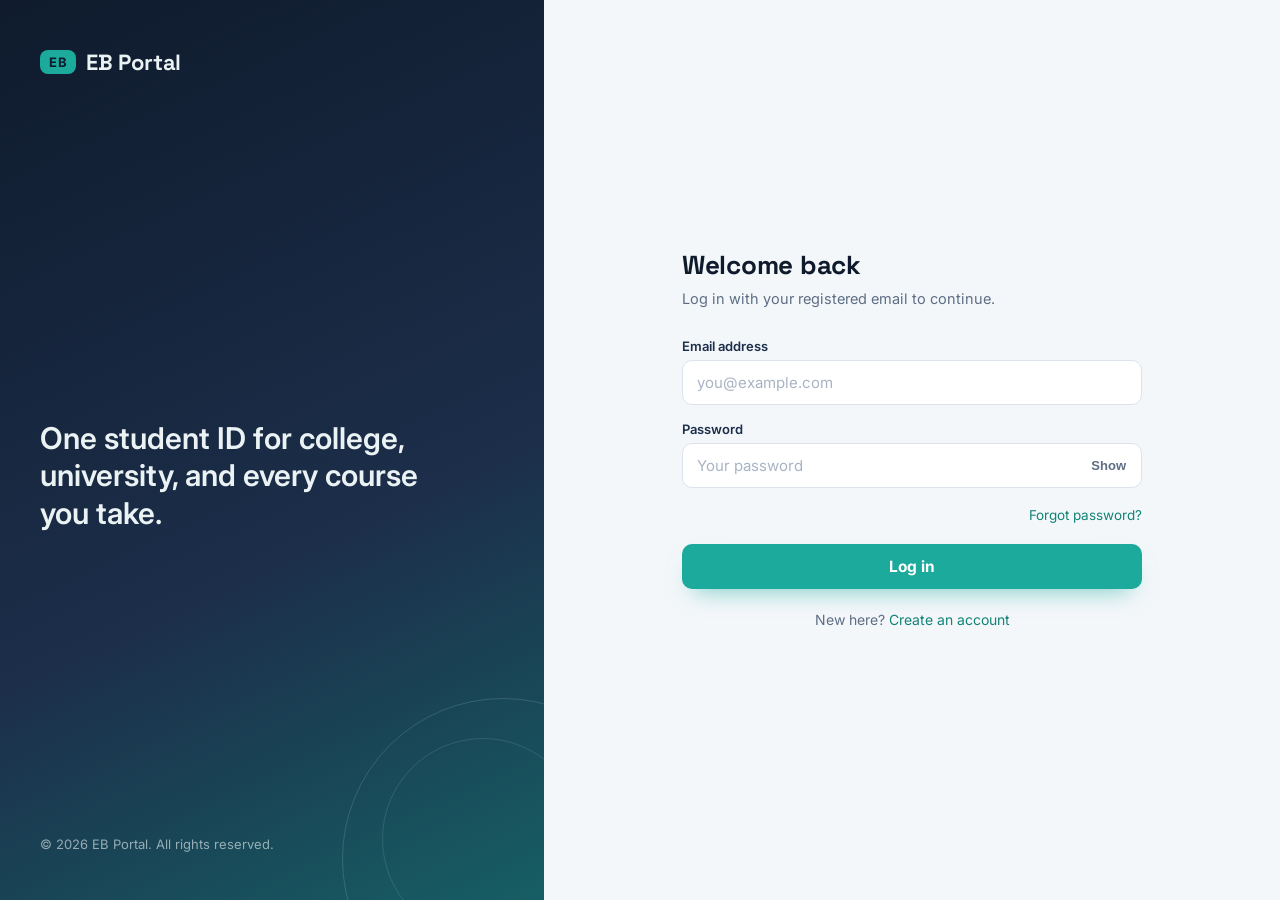
<file: index.html>
<!DOCTYPE html>
<html lang="en">
<head>
<meta charset="UTF-8">
<meta name="viewport" content="width=device-width, initial-scale=1.0">
<title>Log In — EB Portal</title>
<link rel="preconnect" href="https://fonts.googleapis.com">
<link href="https://fonts.googleapis.com/css2?family=Space+Grotesk:wght@500;700&family=Inter:wght@400;500;600;700&display=swap" rel="stylesheet">
<link rel="stylesheet" href="css/style.css">
<script src="js/theme.js"></script>
</head>
<body>

<div class="shell">
  <aside class="brand-panel">
    <div class="brand-mark"><span class="id-chip">EB</span> <span class="brand-word">EB Portal</span></div>
    <div class="brand-tagline">One student ID for college, university, and every course you take.</div>
    <div class="brand-foot">&copy; 2026 EB Portal. All rights reserved.</div>
  </aside>

  <main class="form-panel">
    <div class="form-card">
      <div class="mobile-brand"><span class="id-chip">EB</span> EB Portal</div>
      <h1 class="card-title">Welcome back</h1>
      <p class="card-sub">Log in with your registered email to continue.</p>

      <div id="alertBox" class="alert"></div>

      <form id="loginForm" novalidate>
        <div class="field-row">
          <div>
            <label for="email">Email address</label>
            <input type="email" id="email" placeholder="you@example.com" required autocomplete="email">
          </div>
        </div>

        <div class="field-row">
          <div>
            <label for="password">Password</label>
            <div class="pw-wrap">
              <input type="password" id="password" placeholder="Your password" required autocomplete="current-password">
              <button type="button" class="pw-toggle" id="togglePw">Show</button>
            </div>
          </div>
        </div>

        <div style="text-align:right; margin-bottom:20px;">
          <a href="forgot-password.html" style="font-size:13.5px;">Forgot password?</a>
        </div>

        <button type="submit" class="btn btn-primary" id="loginBtn">Log in</button>
      </form>

      <div class="form-foot">
        New here? <a href="register.html">Create an account</a>
      </div>
    </div>
  </main>
</div>

<script src="js/config.js"></script>
<script src="js/api.js"></script>
<script>
  if (Auth.isLoggedIn()) {
    window.location.href = "home.html";
  }

  const form = document.getElementById("loginForm");
  const alertBox = document.getElementById("alertBox");
  const loginBtn = document.getElementById("loginBtn");

  document.getElementById("togglePw").addEventListener("click", () => {
    const pw = document.getElementById("password");
    const btn = document.getElementById("togglePw");
    if (pw.type === "password") {
      pw.type = "text";
      btn.textContent = "Hide";
    } else {
      pw.type = "password";
      btn.textContent = "Show";
    }
  });

  form.addEventListener("submit", async (e) => {
    e.preventDefault();
    hideAlert(alertBox);

    const email = document.getElementById("email").value.trim();
    const password = document.getElementById("password").value;

    if (!email || !password) {
      showAlert(alertBox, "Please enter your email and password.");
      return;
    }

    setLoading(loginBtn, true, "Logging in...");
    const res = await apiRequest("/api/login", { method: "POST", body: { email, password } });
    setLoading(loginBtn, false);

    if (!res.success) {
      showAlert(alertBox, res.message || "Login failed.");
      if (res.needs_verification) {
        Auth.setPendingEmail(email);
        setTimeout(() => { window.location.href = "verify-otp.html"; }, 1200);
      }
      return;
    }

    Auth.setToken(res.token);
    localStorage.setItem("eb_user", JSON.stringify(res.user));
    window.location.href = "home.html";
  });
</script>
</body>
</html>
</file>
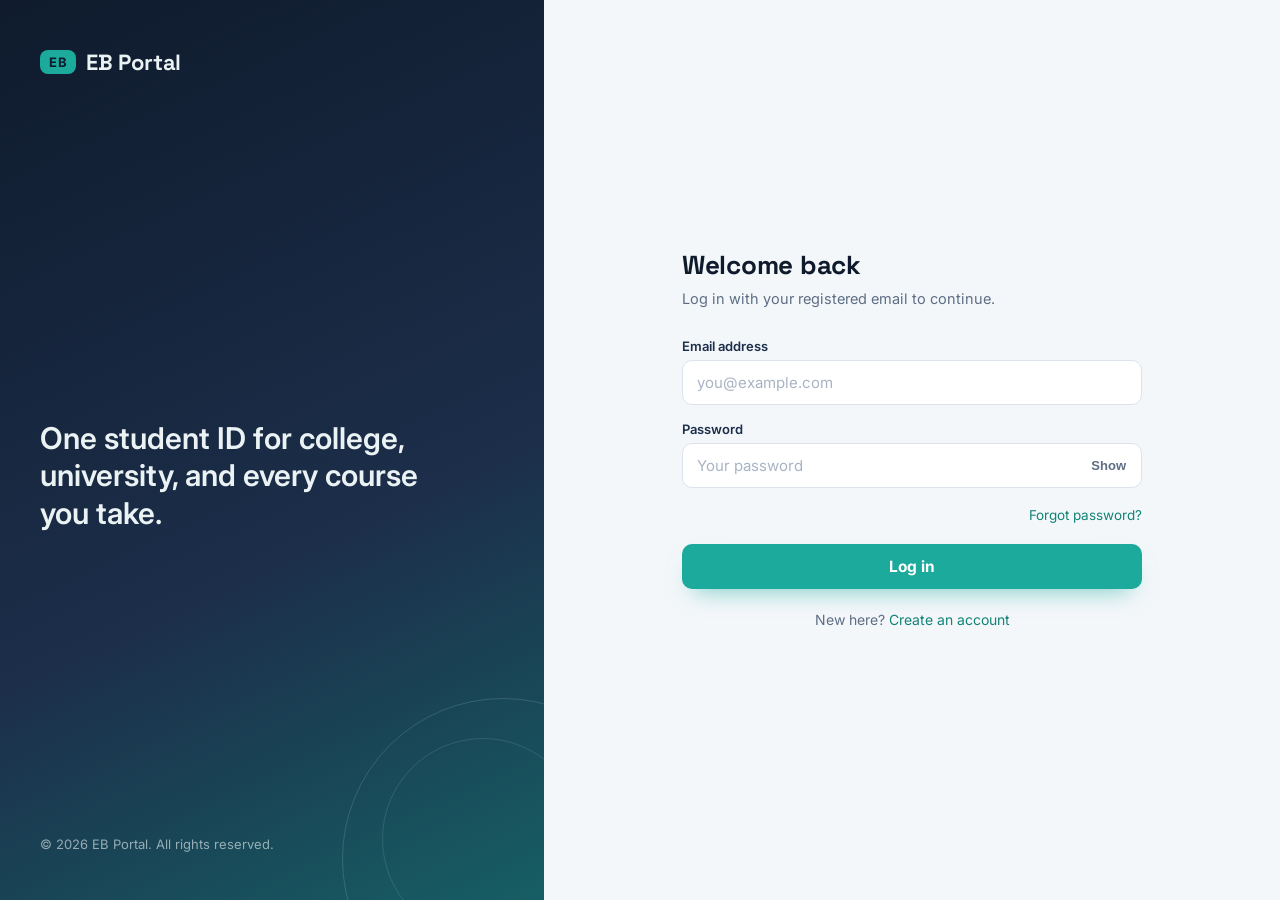
<file: batch-detail.html>
<!DOCTYPE html>
<html lang="en">
<head>
<meta charset="UTF-8">
<meta name="viewport" content="width=device-width, initial-scale=1.0">
<title>Batch — EB Portal</title>
<link rel="preconnect" href="https://fonts.googleapis.com">
<link href="https://fonts.googleapis.com/css2?family=Space+Grotesk:wght@500;700&family=Inter:wght@400;500;600;700&display=swap" rel="stylesheet">
<link rel="stylesheet" href="css/style.css">
<script src="js/theme.js"></script>
<script src="https://checkout.razorpay.com/v1/checkout.js"></script>
</head>
<body>

<div class="topbar" style="display:flex; justify-content:space-between;">
  <div class="brand-mark"><span class="id-chip">EB</span> <span class="brand-word">EB Portal</span></div>
  <div class="header-right">
    <a href="home.html" style="color:#EAF2F4; font-size:14px;">&larr; Back to home</a>
  </div>
</div>

<div class="dash-wrap" id="dashWrap" style="max-width:760px;">
  <div class="loading-block">Loading batch...</div>
</div>

<script src="js/config.js"></script>
<script src="js/api.js"></script>
<script>
  requireAuthOrRedirect();

  // Best-effort deterrents only — screenshots and screen recording can't be
  // blocked from a web page. This just discourages casual right-click-save
  // and Ctrl+S / Ctrl+P on this page.
  document.addEventListener("keydown", (e) => {
    if ((e.ctrlKey || e.metaKey) && ["s", "p"].includes(e.key.toLowerCase())) {
      e.preventDefault();
    }
  });

  const params = new URLSearchParams(window.location.search);
  const batchId = params.get("id");
  const dashWrap = document.getElementById("dashWrap");

  if (!batchId) { window.location.href = "home.html"; }

  function escapeHtml(str) {
    if (str === null || str === undefined) return "";
    return String(str).replace(/&/g, "&amp;").replace(/</g, "&lt;").replace(/>/g, "&gt;").replace(/"/g, "&quot;");
  }

  function contentIcon(type) {
    if (type === "video") return "🎬";
    if (type === "audio") return "🎧";
    if (type === "pdf") return "📄";
    return "🖼️";
  }

  function renderContentItem(c) {
    if (c.locked) {
      return `
        <div class="material-item locked" data-content-id="${c.id}">
          <span class="material-icon">🔒</span>
          <div class="material-body">
            <div class="material-title">${escapeHtml(c.title)}</div>
            <div class="material-sub">${contentIcon(c.content_type)} ${escapeHtml(c.content_type)} — purchase this batch to unlock</div>
          </div>
        </div>
      `;
    }

    return `
      <div class="material-item" data-content-id="${c.id}">
        <span class="material-icon">${contentIcon(c.content_type)}</span>
        <div class="material-body">
          <div class="material-title">${escapeHtml(c.title)}</div>
          <div class="material-sub">${escapeHtml(c.content_type)}${c.is_demo ? ` · <span class="badge badge-active">Demo</span>` : ""}</div>
        </div>
        <span class="material-play">▶</span>
      </div>
    `;
  }

  function renderContentByDay(content) {
    if (!content.length) return `<div class="info-row"><span class="k">No content added yet.</span></div>`;

    const days = {};
    content.forEach((c) => { (days[c.day_number] = days[c.day_number] || []).push(c); });

    return Object.keys(days).sort((a, b) => a - b).map((day) => `
      <div class="day-group">
        <h4 class="day-heading">Day ${day}</h4>
        ${days[day].map(renderContentItem).join("")}
      </div>
    `).join("");
  }

  function render(batch) {
    const priceHtml = batch.is_free
      ? `<span class="batch-price free">Free</span>`
      : (batch.offer_price !== null
          ? `<span><s style="color:var(--text-muted); font-weight:400;">₹${batch.price}</s> <span class="batch-price">₹${batch.offer_price}</span></span>`
          : `<span class="batch-price">₹${batch.price}</span>`);

    dashWrap.innerHTML = `
      <div class="welcome-card">
        <div class="eb-id">${escapeHtml(batch.subject || "Batch")}</div>
        <h1>${escapeHtml(batch.title)}</h1>
        <p>${escapeHtml(batch.instructor ? "By " + batch.instructor : "")}</p>
      </div>

      <div class="info-card" style="margin-bottom:20px;">
        <h3>About this batch</h3>
        <p style="font-size:14.5px; color:var(--text); line-height:1.6;">${escapeHtml(batch.description || "No description provided.")}</p>
        <div class="info-row"><span class="k">Language</span><span class="v">${escapeHtml(batch.language || "—")}</span></div>
        <div class="info-row"><span class="k">Price</span><span class="v">${priceHtml}</span></div>
      </div>

      ${!batch.is_enrolled && !batch.is_free ? `
        <div class="info-card" style="margin-bottom:20px; text-align:center;">
          <p style="font-size:13.5px; color:var(--text-muted); margin:0 0 4px;">🔒 Videos, PDFs, and images are locked until you purchase this batch.</p>
        </div>
      ` : ""}

      <div class="info-card" style="margin-bottom:20px;">
        <h3>Content</h3>
        ${renderContentByDay(batch.content)}
      </div>

      <div id="enrollAlert" class="alert"></div>
      <button class="btn btn-primary" id="enrollBtn" style="width:auto; padding:12px 26px;">
        ${batch.is_enrolled ? "Already enrolled ✓" : (batch.is_free ? "Enroll for free" : "Buy now")}
      </button>
    `;

    const enrollBtn = document.getElementById("enrollBtn");

    document.querySelectorAll(".material-item[data-content-id]").forEach((el) => {
      el.addEventListener("click", () => {
        window.location.href = `player.html?batch_id=${batchId}&content_id=${el.dataset.contentId}`;
      });
    });

    if (batch.is_enrolled) {
      enrollBtn.disabled = true;
      return;
    }

    enrollBtn.addEventListener("click", () => handleEnroll(batch));
  }

  async function handleEnroll(batch) {
    const alertBox = document.getElementById("enrollAlert");
    hideAlert(alertBox);
    const btn = document.getElementById("enrollBtn");
    setLoading(btn, true, "Please wait...");

    const res = await apiRequest("/api/payments/create-order", { method: "POST", auth: true, body: { batch_id: batch.id } });
    setLoading(btn, false);

    if (!res.success) { showAlert(alertBox, res.message || "Could not start enrollment."); return; }

    if (res.free) {
      showAlert(alertBox, "You're enrolled!", "success");
      btn.textContent = "Already enrolled ✓";
      btn.disabled = true;
      return;
    }

    const user = JSON.parse(localStorage.getItem("eb_user") || "{}");

    const options = {
      key: res.key_id,
      amount: res.amount,
      currency: res.currency,
      order_id: res.order_id,
      name: "EB Portal",
      description: batch.title,
      prefill: {
        name: [user.first_name, user.last_name].filter(Boolean).join(" "),
        email: user.email,
        contact: user.phone,
      },
      theme: { color: "#1BAA9C" },
      handler: async function (response) {
        const verifyRes = await apiRequest("/api/payments/verify", {
          method: "POST", auth: true,
          body: {
            razorpay_order_id: response.razorpay_order_id,
            razorpay_payment_id: response.razorpay_payment_id,
            razorpay_signature: response.razorpay_signature,
          },
        });
        if (verifyRes.success) {
          showAlert(alertBox, "Payment successful! You're enrolled.", "success");
          btn.textContent = "Already enrolled ✓";
          btn.disabled = true;
        } else {
          showAlert(alertBox, verifyRes.message || "Payment verification failed.");
        }
      },
      modal: {
        ondismiss: function () { showAlert(alertBox, "Payment cancelled."); },
      },
    };

    const rzp = new Razorpay(options);
    rzp.open();
  }

  async function loadBatch() {
    const res = await apiRequest(`/api/batches/${batchId}`, { method: "GET", auth: true });
    if (!res.success) {
      dashWrap.innerHTML = `<div class="empty-state">${escapeHtml(res.message || "Could not load this batch.")}</div>`;
      return;
    }
    await apiRequest(`/api/history/${batchId}`, { method: "POST", auth: true });
    render(res.batch);
  }

  loadBatch();
</script>
</body>
</html>
</file>
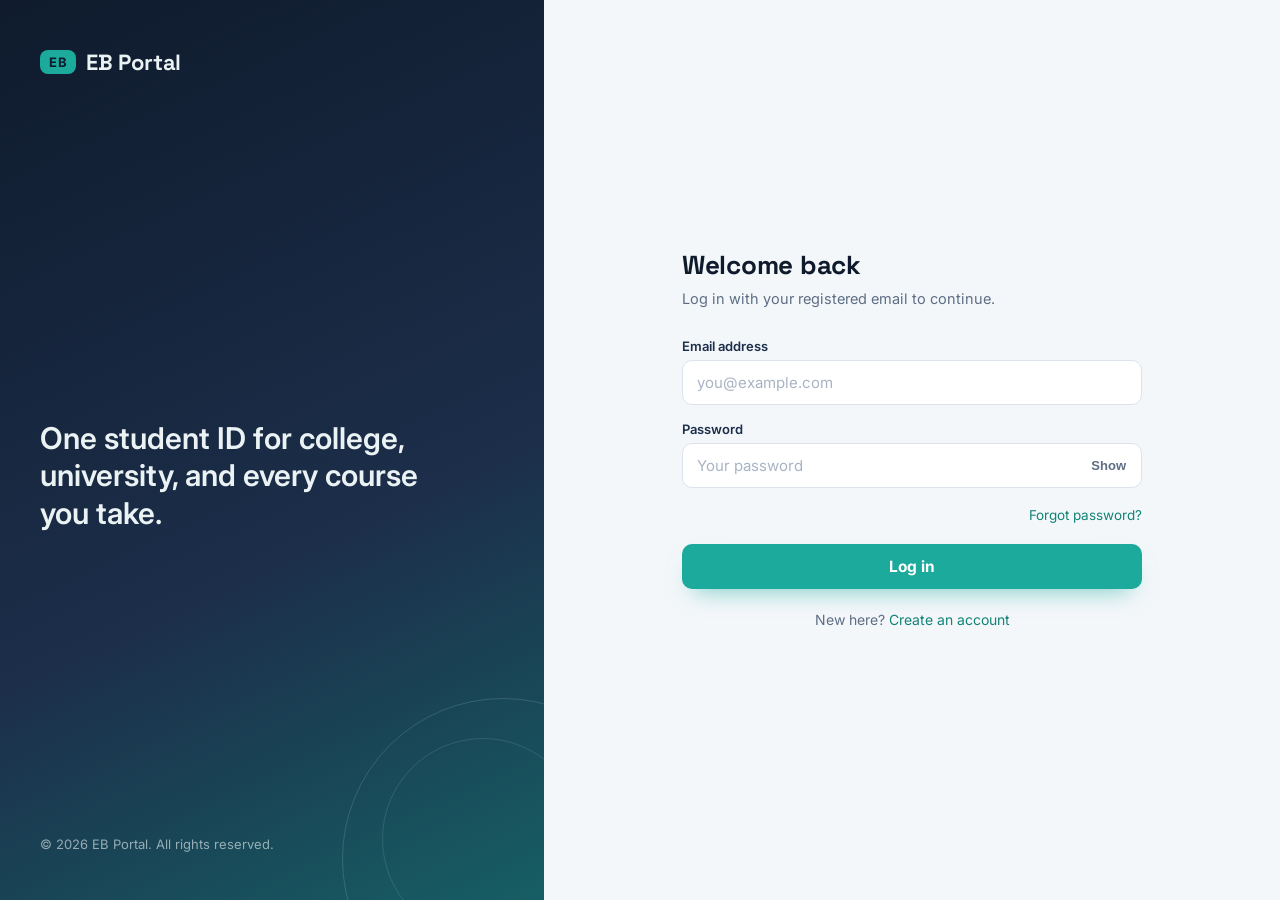
<file: favorites.html>
<!DOCTYPE html>
<html lang="en">
<head>
<meta charset="UTF-8">
<meta name="viewport" content="width=device-width, initial-scale=1.0">
<title>Favorites — EB Portal</title>
<link rel="preconnect" href="https://fonts.googleapis.com">
<link href="https://fonts.googleapis.com/css2?family=Space+Grotesk:wght@500;700&family=Inter:wght@400;500;600;700&display=swap" rel="stylesheet">
<link rel="stylesheet" href="css/style.css">
<script src="js/theme.js"></script>
</head>
<body>

<div class="topbar">
  <div class="brand-mark"><span class="id-chip">EB</span> <span class="brand-word">EB Portal</span></div>
  <div class="header-right">
    <a href="home.html" style="color:#EAF2F4; font-size:14px;">&larr; Back to home</a>
  </div>
</div>

<div class="dash-wrap">
  <h2 class="section-title">Your Favorites</h2>
  <div class="batch-grid" id="batchGrid">
    <div class="empty-state">Loading favorites...</div>
  </div>
</div>

<script src="js/config.js"></script>
<script src="js/api.js"></script>
<script>
  requireAuthOrRedirect();
  const batchGrid = document.getElementById("batchGrid");

  function escapeHtml(str) {
    if (str === null || str === undefined) return "";
    return String(str).replace(/&/g, "&amp;").replace(/</g, "&lt;").replace(/>/g, "&gt;").replace(/"/g, "&quot;");
  }

  function render(batches) {
    if (!batches.length) {
      batchGrid.innerHTML = `<div class="empty-state">You haven't favorited any batches yet.</div>`;
      return;
    }
    batchGrid.innerHTML = batches.map((b) => `
      <div class="batch-card" data-id="${b.id}" style="cursor:pointer;">
        <div class="batch-thumb">
          ${b.thumbnail_url ? `<img src="${b.thumbnail_url}" alt="${escapeHtml(b.title)}">` : escapeHtml(b.subject || "Batch")}
          <button class="fav-btn active" data-id="${b.id}" aria-label="Remove from favorites">❤</button>
        </div>
        <div class="batch-body">
          <div class="batch-subject">${escapeHtml(b.subject || "General")}</div>
          <h3 class="batch-title">${escapeHtml(b.title)}</h3>
          <div class="batch-instructor">${b.instructor ? "By " + escapeHtml(b.instructor) : ""}</div>
          <div class="batch-foot">
            <span class="batch-price ${b.is_free ? "free" : ""}">${b.is_free ? "Free" : "₹" + b.price.toLocaleString("en-IN")}</span>
          </div>
        </div>
      </div>
    `).join("");

    document.querySelectorAll(".fav-btn").forEach((btn) => {
      btn.addEventListener("click", async (e) => {
        e.stopPropagation();
        const id = btn.dataset.id;
        await apiRequest(`/api/favorites/${id}`, { method: "DELETE", auth: true });
        loadFavorites();
      });
    });

    document.querySelectorAll(".batch-card").forEach((card) => {
      card.addEventListener("click", () => { window.location.href = `batch-detail.html?id=${card.dataset.id}`; });
    });
  }

  async function loadFavorites() {
    const res = await apiRequest("/api/favorites", { method: "GET", auth: true });
    if (!res.success) { batchGrid.innerHTML = `<div class="empty-state">${escapeHtml(res.message || "Could not load favorites.")}</div>`; return; }
    render(res.batches);
  }

  loadFavorites();
</script>
</body>
</html>
</file>
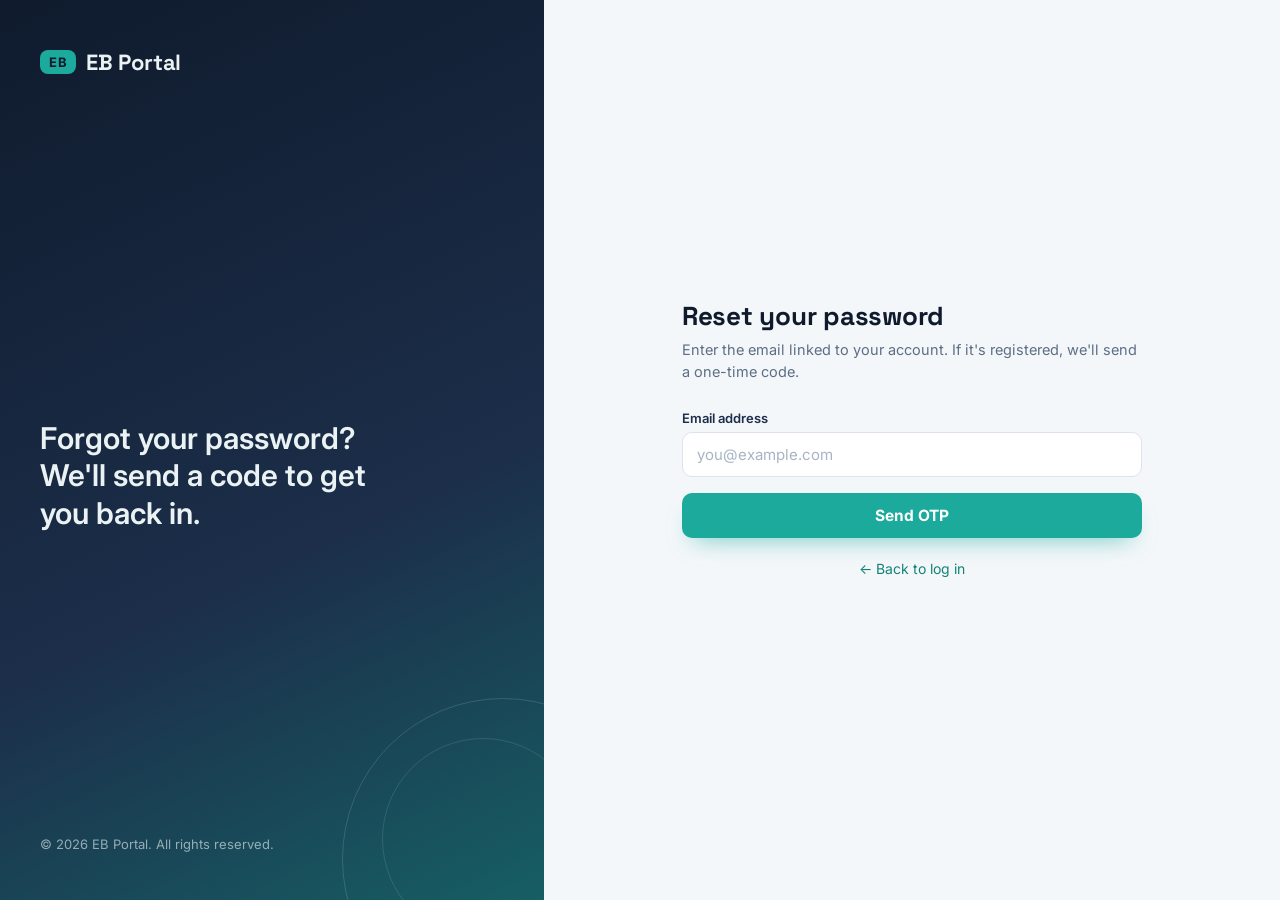
<file: forgot-password.html>
<!DOCTYPE html>
<html lang="en">
<head>
<meta charset="UTF-8">
<meta name="viewport" content="width=device-width, initial-scale=1.0">
<title>Forgot Password — EB Portal</title>
<link rel="preconnect" href="https://fonts.googleapis.com">
<link href="https://fonts.googleapis.com/css2?family=Space+Grotesk:wght@500;700&family=Inter:wght@400;500;600;700&display=swap" rel="stylesheet">
<link rel="stylesheet" href="css/style.css">
<script src="js/theme.js"></script>
</head>
<body>

<div class="shell">
  <aside class="brand-panel">
    <div class="brand-mark"><span class="id-chip">EB</span> <span class="brand-word">EB Portal</span></div>
    <div class="brand-tagline">Forgot your password? We'll send a code to get you back in.</div>
    <div class="brand-foot">&copy; 2026 EB Portal. All rights reserved.</div>
  </aside>

  <main class="form-panel">
    <div class="form-card">
      <div class="mobile-brand"><span class="id-chip">EB</span> EB Portal</div>
      <h1 class="card-title">Reset your password</h1>
      <p class="card-sub">Enter the email linked to your account. If it's registered, we'll send a one-time code.</p>

      <div id="alertBox" class="alert"></div>

      <form id="forgotForm" novalidate>
        <div class="field-row">
          <div>
            <label for="email">Email address</label>
            <input type="email" id="email" placeholder="you@example.com" required autocomplete="email">
          </div>
        </div>

        <button type="submit" class="btn btn-primary" id="sendBtn">Send OTP</button>
      </form>

      <div class="form-foot">
        <a href="index.html">&larr; Back to log in</a>
      </div>
    </div>
  </main>
</div>

<script src="js/config.js"></script>
<script src="js/api.js"></script>
<script>
  const form = document.getElementById("forgotForm");
  const alertBox = document.getElementById("alertBox");
  const sendBtn = document.getElementById("sendBtn");

  form.addEventListener("submit", async (e) => {
    e.preventDefault();
    hideAlert(alertBox);

    const email = document.getElementById("email").value.trim();
    if (!email) {
      showAlert(alertBox, "Please enter your email.");
      return;
    }

    setLoading(sendBtn, true, "Sending...");
    const res = await apiRequest("/api/forgot-password", { method: "POST", body: { email } });
    setLoading(sendBtn, false);

    if (!res.success) {
      showAlert(alertBox, res.message || "Something went wrong.");
      return;
    }

    Auth.setPendingEmail(email);
    showAlert(alertBox, res.message, "success");
    setTimeout(() => { window.location.href = "reset-password.html"; }, 1200);
  });
</script>
</body>
</html>
</file>
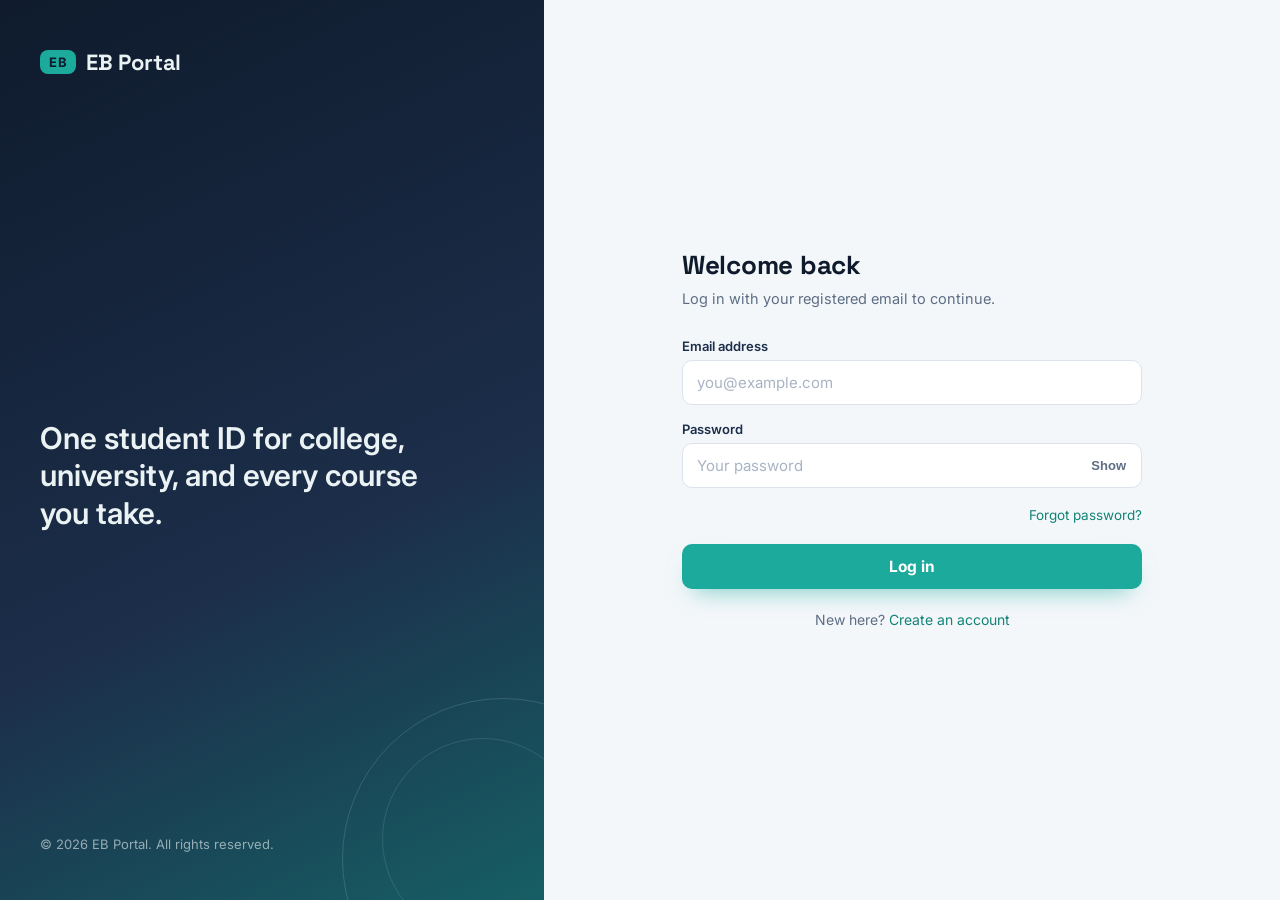
<file: history.html>
<!DOCTYPE html>
<html lang="en">
<head>
<meta charset="UTF-8">
<meta name="viewport" content="width=device-width, initial-scale=1.0">
<title>History — EB Portal</title>
<link rel="preconnect" href="https://fonts.googleapis.com">
<link href="https://fonts.googleapis.com/css2?family=Space+Grotesk:wght@500;700&family=Inter:wght@400;500;600;700&display=swap" rel="stylesheet">
<link rel="stylesheet" href="css/style.css">
<script src="js/theme.js"></script>
</head>
<body>

<div class="topbar">
  <div class="brand-mark"><span class="id-chip">EB</span> <span class="brand-word">EB Portal</span></div>
  <div class="header-right">
    <a href="home.html" style="color:#EAF2F4; font-size:14px;">&larr; Back to home</a>
  </div>
</div>

<div class="dash-wrap">
  <div style="display:flex; align-items:center; justify-content:space-between;">
    <h2 class="section-title">Watch History</h2>
    <button class="btn btn-ghost" id="clearBtn" style="width:auto; padding:8px 16px;">Clear history</button>
  </div>
  <div class="batch-grid" id="batchGrid">
    <div class="empty-state">Loading history...</div>
  </div>
</div>

<script src="js/config.js"></script>
<script src="js/api.js"></script>
<script>
  requireAuthOrRedirect();
  const batchGrid = document.getElementById("batchGrid");

  function escapeHtml(str) {
    if (str === null || str === undefined) return "";
    return String(str).replace(/&/g, "&amp;").replace(/</g, "&lt;").replace(/>/g, "&gt;").replace(/"/g, "&quot;");
  }

  function render(batches) {
    if (!batches.length) {
      batchGrid.innerHTML = `<div class="empty-state">You haven't viewed any batches yet.</div>`;
      return;
    }
    batchGrid.innerHTML = batches.map((b) => `
      <div class="batch-card" data-id="${b.id}" style="cursor:pointer;">
        <div class="batch-thumb">${b.thumbnail_url ? `<img src="${b.thumbnail_url}" alt="${escapeHtml(b.title)}">` : escapeHtml(b.subject || "Batch")}</div>
        <div class="batch-body">
          <div class="batch-subject">${escapeHtml(b.subject || "General")}</div>
          <h3 class="batch-title">${escapeHtml(b.title)}</h3>
          <div class="batch-instructor">${b.instructor ? "By " + escapeHtml(b.instructor) : ""}</div>
          <div class="batch-foot">
            <span class="batch-price ${b.is_free ? "free" : ""}">${b.is_free ? "Free" : "₹" + b.price.toLocaleString("en-IN")}</span>
          </div>
        </div>
      </div>
    `).join("");

    document.querySelectorAll(".batch-card").forEach((card) => {
      card.addEventListener("click", () => { window.location.href = `batch-detail.html?id=${card.dataset.id}`; });
    });
  }

  async function loadHistory() {
    const res = await apiRequest("/api/history", { method: "GET", auth: true });
    if (!res.success) { batchGrid.innerHTML = `<div class="empty-state">${escapeHtml(res.message || "Could not load history.")}</div>`; return; }
    render(res.batches);
  }

  document.getElementById("clearBtn").addEventListener("click", async () => {
    if (!confirm("Clear your entire watch history?")) return;
    await apiRequest("/api/history", { method: "DELETE", auth: true });
    loadHistory();
  });

  loadHistory();
</script>
</body>
</html>
</file>
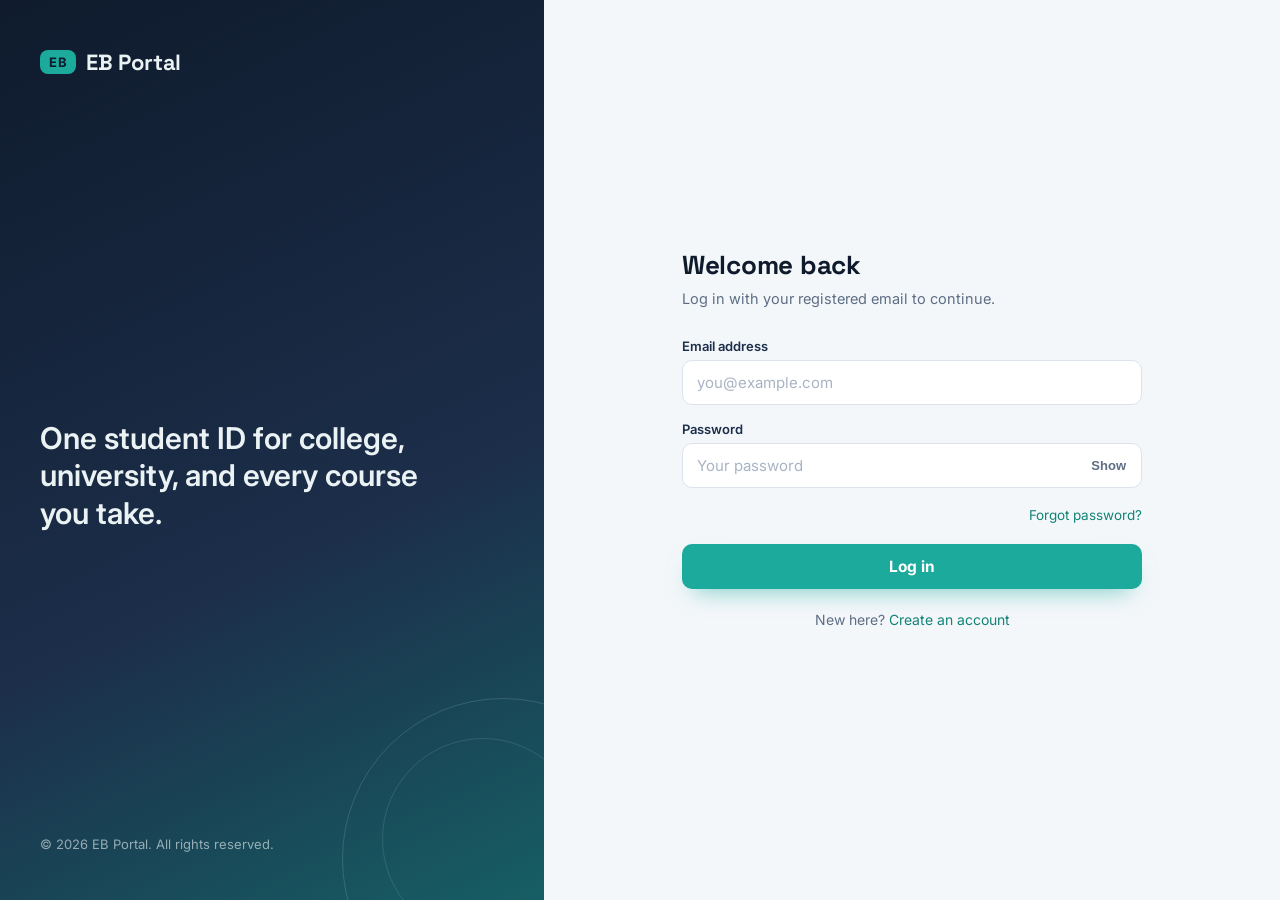
<file: home.html>
<!DOCTYPE html>
<html lang="en">
<head>
<meta charset="UTF-8">
<meta name="viewport" content="width=device-width, initial-scale=1.0">
<title>Home — EB Portal</title>
<link rel="preconnect" href="https://fonts.googleapis.com">
<link href="https://fonts.googleapis.com/css2?family=Space+Grotesk:wght@500;700&family=Inter:wght@400;500;600;700&display=swap" rel="stylesheet">
<link rel="stylesheet" href="css/style.css">
<script src="js/theme.js"></script>
</head>
<body>

<div class="topbar">
  <div class="brand-mark"><span class="id-chip">EB</span> <span class="brand-word">EB Portal</span></div>

  <div class="header-search-desktop">
    <div class="search-box">
      <span class="search-icon">🔍</span>
      <input type="text" class="search-input" id="searchInputDesktop" placeholder="Search batches, subjects, instructors...">
    </div>
  </div>

  <div class="header-right">
    <button class="icon-btn mobile-only" id="mobileSearchBtn" aria-label="Search">🔍</button>

    <button class="icon-btn" id="notifBtn" aria-label="Notifications">
      🔔
      <span class="notif-dot" id="notifDot" style="display:none;"></span>
    </button>
    <div class="notif-dropdown" id="notifDropdown">
      <div class="notif-head">Notifications</div>
      <div id="notifList"><div class="notif-empty">Loading...</div></div>
    </div>

    <button class="avatar-btn" id="avatarBtn" aria-label="Open account menu">
      <span id="avatarInitial">?</span>
      <img id="avatarImg" style="display:none;" alt="Profile photo">
    </button>

    <div class="avatar-dropdown" id="avatarDropdown">
      <div class="dropdown-user">
        <div class="dd-avatar" id="ddAvatar">
          <span id="ddAvatarInitial">?</span>
          <img id="ddAvatarImg" style="display:none;" alt="Profile photo">
        </div>
        <div>
          <div class="dd-name" id="ddName">—</div>
          <div class="dd-id" id="ddId">—</div>
        </div>
      </div>
      <div class="dropdown-menu">
        <button id="menuSettings"><span class="dd-icon">⚙️</span> Settings</button>
        <button id="menuHistory"><span class="dd-icon">🕘</span> History</button>
        <button id="menuFavorites"><span class="dd-icon">❤️</span> Favorites</button>
        <button id="menuPurchased"><span class="dd-icon">🎓</span> Purchased</button>
        <button data-theme-toggle id="menuTheme">
          <span class="dd-icon" data-theme-icon>🖥️</span>
          <span class="dd-label">Theme</span>
          <span class="dd-mode" data-theme-label>Auto</span>
        </button>
        <div class="divider-line"></div>
        <button id="menuLogout" class="danger"><span class="dd-icon">🚪</span> Log out</button>
      </div>
    </div>
  </div>

  <div class="mobile-search-bar" id="mobileSearchBar">
    <div class="search-box">
      <span class="search-icon">🔍</span>
      <input type="text" class="search-input" id="searchInputMobile" placeholder="Search batches, subjects, instructors...">
    </div>
  </div>
</div>

<div class="dash-wrap">
  <h2 class="section-title" id="sectionTitle">All Batches</h2>
  <div class="batch-grid" id="batchGrid">
    <div class="empty-state">Loading batches...</div>
  </div>
</div>

<script src="js/config.js"></script>
<script src="js/api.js"></script>
<script>
  requireAuthOrRedirect();

  const avatarBtn = document.getElementById("avatarBtn");
  const avatarDropdown = document.getElementById("avatarDropdown");
  const notifBtn = document.getElementById("notifBtn");
  const notifDropdown = document.getElementById("notifDropdown");
  const mobileSearchBtn = document.getElementById("mobileSearchBtn");
  const mobileSearchBar = document.getElementById("mobileSearchBar");
  const batchGrid = document.getElementById("batchGrid");
  const sectionTitle = document.getElementById("sectionTitle");
  const searchInputs = document.querySelectorAll(".search-input");

  let searchDebounce = null;

  // ---------------- Avatar + dropdown ----------------

  function applyAvatar(user) {
    const initial = (user.first_name || "?").charAt(0).toUpperCase();
    const photo = user.profile_photo_url;

    ["avatarInitial", "ddAvatarInitial"].forEach((id) => { document.getElementById(id).textContent = initial; });

    const avatarImg = document.getElementById("avatarImg");
    const ddAvatarImg = document.getElementById("ddAvatarImg");
    if (photo) {
      avatarImg.src = photo; avatarImg.style.display = "block";
      document.getElementById("avatarInitial").style.display = "none";
      ddAvatarImg.src = photo; ddAvatarImg.style.display = "block";
      document.getElementById("ddAvatarInitial").style.display = "none";
    }

    document.getElementById("ddName").textContent = [user.first_name, user.last_name].filter(Boolean).join(" ");
    document.getElementById("ddId").textContent = user.user_id || "";
  }

  avatarBtn.addEventListener("click", (e) => {
    e.stopPropagation();
    notifDropdown.classList.remove("open");
    avatarDropdown.classList.toggle("open");
  });

  notifBtn.addEventListener("click", (e) => {
    e.stopPropagation();
    avatarDropdown.classList.remove("open");
    notifDropdown.classList.toggle("open");
    if (notifDropdown.classList.contains("open")) markNotificationsSeen();
  });

  document.addEventListener("click", (e) => {
    if (!avatarDropdown.contains(e.target) && e.target !== avatarBtn) {
      avatarDropdown.classList.remove("open");
    }
    if (!notifDropdown.contains(e.target) && e.target !== notifBtn) {
      notifDropdown.classList.remove("open");
    }
  });

  mobileSearchBtn.addEventListener("click", () => {
    mobileSearchBar.classList.toggle("open");
    if (mobileSearchBar.classList.contains("open")) {
      document.getElementById("searchInputMobile").focus();
    }
  });

  document.getElementById("menuSettings").addEventListener("click", () => { window.location.href = "settings.html"; });
  document.getElementById("menuHistory").addEventListener("click", () => { window.location.href = "history.html"; });
  document.getElementById("menuFavorites").addEventListener("click", () => { window.location.href = "favorites.html"; });
  document.getElementById("menuPurchased").addEventListener("click", () => { window.location.href = "purchased.html"; });
  document.getElementById("menuLogout").addEventListener("click", () => {
    Auth.clearToken();
    localStorage.removeItem("eb_user");
    window.location.href = "index.html";
  });

  // ---------------- Batches ----------------

  function escapeHtml(str) {
    if (str === null || str === undefined) return "";
    return String(str).replace(/&/g, "&amp;").replace(/</g, "&lt;").replace(/>/g, "&gt;").replace(/"/g, "&quot;");
  }

  function renderBatches(batches) {
    if (!batches.length) {
      batchGrid.innerHTML = `<div class="empty-state">No batches found. Try a different search.</div>`;
      return;
    }

    batchGrid.innerHTML = batches.map((b) => `
      <div class="batch-card" data-id="${b.id}">
        <div class="batch-thumb">
          ${b.thumbnail_url ? `<img src="${b.thumbnail_url}" alt="${escapeHtml(b.title)}">` : escapeHtml(b.subject || "Batch")}
          <button class="fav-btn ${b.is_favorite ? "active" : ""}" data-id="${b.id}" aria-label="Toggle favorite">❤</button>
        </div>
        <div class="batch-body">
          <div class="batch-subject">${escapeHtml(b.subject || "General")}</div>
          <h3 class="batch-title">${escapeHtml(b.title)}</h3>
          <div class="batch-instructor">${b.instructor ? "By " + escapeHtml(b.instructor) : ""}</div>
          <div class="batch-foot">
            <span class="batch-price ${b.is_free ? "free" : ""}">${b.is_free ? "Free" : "₹" + b.price.toLocaleString("en-IN")}</span>
            <button class="enroll-btn" data-id="${b.id}">View</button>
          </div>
        </div>
      </div>
    `).join("");

    document.querySelectorAll(".fav-btn").forEach((btn) => {
      btn.addEventListener("click", async (e) => {
        e.stopPropagation();
        const id = btn.dataset.id;
        const isActive = btn.classList.contains("active");
        btn.classList.toggle("active");
        const res = isActive
          ? await apiRequest(`/api/favorites/${id}`, { method: "DELETE", auth: true })
          : await apiRequest(`/api/favorites/${id}`, { method: "POST", auth: true });
        if (!res.success) btn.classList.toggle("active"); // revert on failure
      });
    });

    document.querySelectorAll(".enroll-btn").forEach((btn) => {
      btn.addEventListener("click", (e) => {
        e.stopPropagation();
        window.location.href = `batch-detail.html?id=${btn.dataset.id}`;
      });
    });
  }

  async function loadBatches(search = "") {
    sectionTitle.textContent = search ? `Results for "${search}"` : "All Batches";
    const query = search ? `?search=${encodeURIComponent(search)}` : "";
    const res = await apiRequest(`/api/batches${query}`, { method: "GET", auth: true });
    if (!res.success) {
      batchGrid.innerHTML = `<div class="empty-state">${escapeHtml(res.message || "Could not load batches.")}</div>`;
      return;
    }
    renderBatches(res.batches);
  }

  searchInputs.forEach((input) => {
    input.addEventListener("input", (e) => {
      clearTimeout(searchDebounce);
      const value = e.target.value.trim();
      // keep both search boxes (desktop + mobile) in sync
      searchInputs.forEach((other) => { if (other !== e.target) other.value = e.target.value; });
      searchDebounce = setTimeout(() => loadBatches(value), 350);
    });
  });

  async function loadProfileAndBatches() {
    const res = await apiRequest("/api/profile", { method: "GET", auth: true });
    if (!res.success) {
      window.location.href = "index.html";
      return;
    }
    localStorage.setItem("eb_user", JSON.stringify(res.user));
    applyAvatar(res.user);
    loadBatches();
  }

  // ---------------- Notifications ----------------

  const NOTIF_SEEN_KEY = "eb_last_seen_notif_at";

  function notifIcon(type) {
    if (type === "image") return "🖼️";
    if (type === "pdf") return "📄";
    if (type === "video") return "🎬";
    return "📢";
  }

  function timeAgo(iso) {
    const diffMs = Date.now() - new Date(iso.replace(" ", "T") + "Z").getTime();
    const mins = Math.floor(diffMs / 60000);
    if (mins < 1) return "just now";
    if (mins < 60) return `${mins}m ago`;
    const hrs = Math.floor(mins / 60);
    if (hrs < 24) return `${hrs}h ago`;
    return `${Math.floor(hrs / 24)}d ago`;
  }

  async function loadNotifications() {
    const res = await apiRequest("/api/notifications", { method: "GET", auth: true });
    const listEl = document.getElementById("notifList");
    const dot = document.getElementById("notifDot");

    if (!res.success || !res.notifications.length) {
      listEl.innerHTML = `<div class="notif-empty">You're all caught up! No new notifications.</div>`;
      dot.style.display = "none";
      return;
    }

    listEl.innerHTML = res.notifications.map((n) => `
      <div class="notif-item">
        ${n.thumbnail_url
          ? `<img class="notif-thumb" src="${n.thumbnail_url}" alt="">`
          : `<div class="notif-thumb notif-thumb-icon">${notifIcon(n.attachment_type)}</div>`
        }
        <div class="notif-body">
          <div class="notif-text">${escapeHtml(n.message)}</div>
          <div class="notif-time">${timeAgo(n.created_at)}</div>
        </div>
      </div>
    `).join("");

    const lastSeen = localStorage.getItem(NOTIF_SEEN_KEY);
    const newest = res.notifications[0].created_at;
    dot.style.display = (!lastSeen || newest > lastSeen) ? "block" : "none";
  }

  function markNotificationsSeen() {
    const dot = document.getElementById("notifDot");
    if (dot.style.display !== "none") {
      localStorage.setItem(NOTIF_SEEN_KEY, new Date().toISOString());
      dot.style.display = "none";
    }
  }

  loadNotifications();
  loadProfileAndBatches();
</script>
</body>
</html>
</file>
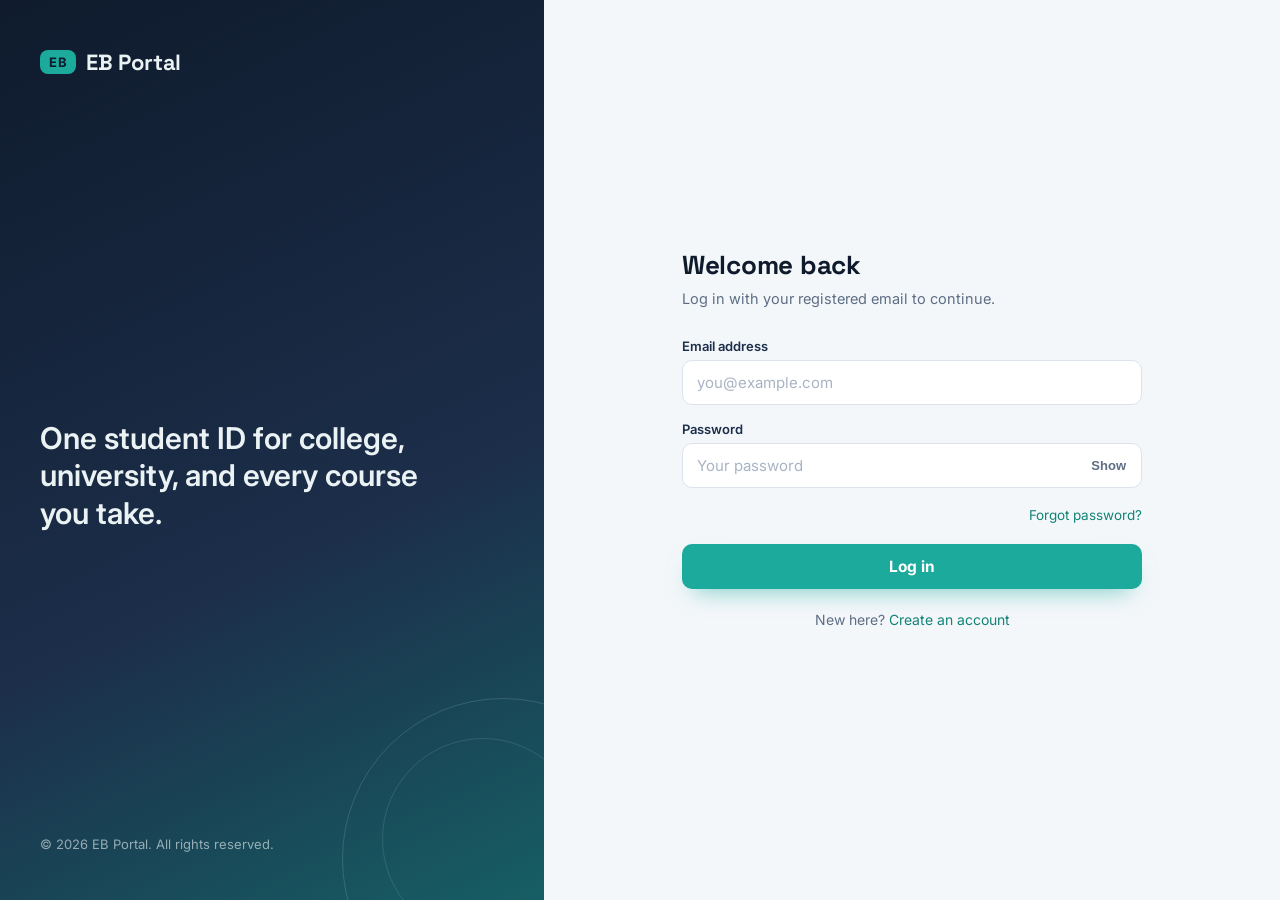
<file: player.html>
<!DOCTYPE html>
<html lang="en">
<head>
<meta charset="UTF-8">
<meta name="viewport" content="width=device-width, initial-scale=1.0">
<title>Player — EB Portal</title>
<link rel="preconnect" href="https://fonts.googleapis.com">
<link href="https://fonts.googleapis.com/css2?family=Space+Grotesk:wght@500;700&family=Inter:wght@400;500;600;700&display=swap" rel="stylesheet">
<link rel="stylesheet" href="css/style.css">
<script src="js/theme.js"></script>
</head>
<body>

<div class="topbar" style="display:flex; justify-content:space-between;">
  <div class="brand-mark"><span class="id-chip">EB</span> <span class="brand-word">EB Portal</span></div>
  <div class="header-right">
    <a href="#" id="backLink" style="color:#EAF2F4; font-size:14px;">&larr; Back to batch</a>
  </div>
</div>

<div class="dash-wrap" id="dashWrap" style="max-width:820px;">
  <div class="loading-block">Loading...</div>
</div>

<script src="js/config.js"></script>
<script src="js/api.js"></script>
<script>
  requireAuthOrRedirect();

  // Best-effort deterrents only — screenshots and screen recording can't be
  // blocked from a web page. This just discourages casual right-click-save
  // and Ctrl+S / Ctrl+P on this page.
  document.addEventListener("contextmenu", (e) => e.preventDefault());
  document.addEventListener("keydown", (e) => {
    if ((e.ctrlKey || e.metaKey) && ["s", "p"].includes(e.key.toLowerCase())) {
      e.preventDefault();
    }
  });

  const params = new URLSearchParams(window.location.search);
  const batchId = params.get("batch_id");
  const contentId = params.get("content_id");
  const dashWrap = document.getElementById("dashWrap");

  if (!batchId || !contentId) { window.location.href = "home.html"; }
  document.getElementById("backLink").href = `batch-detail.html?id=${batchId}`;

  function escapeHtml(str) {
    if (str === null || str === undefined) return "";
    return String(str).replace(/&/g, "&amp;").replace(/</g, "&lt;").replace(/>/g, "&gt;").replace(/"/g, "&quot;");
  }

  function contentIcon(type) {
    if (type === "video") return "🎬";
    if (type === "audio") return "🎧";
    if (type === "pdf") return "📄";
    return "🖼️";
  }

  function renderLocked(batch) {
    dashWrap.innerHTML = `
      <div class="welcome-card">
        <h1>🔒 Locked</h1>
        <p>This material is part of "${escapeHtml(batch.title)}" and isn't available in the free preview.</p>
      </div>
      <div class="info-card" style="text-align:center;">
        <p style="font-size:14.5px; color:var(--text); margin:0 0 16px;">Purchase this batch to unlock all videos, audio, PDFs, and images.</p>
        <a class="btn btn-primary" style="width:auto; padding:11px 26px; display:inline-flex;" href="batch-detail.html?id=${batchId}">View batch &amp; purchase</a>
      </div>
    `;
  }

  function renderPlayer(batch, item) {
    let playerHtml = "";

    if (item.content_type === "video") {
      playerHtml = item.stream_url
        ? `<video class="player-video" src="${item.stream_url}" controls autoplay controlsList="nodownload noremoteplayback" disablePictureInPicture oncontextmenu="return false"></video>`
        : `<div class="player-embed"><iframe src="${item.embed_url}" allow="autoplay; encrypted-media" allowfullscreen frameborder="0"></iframe></div>`;
    } else if (item.content_type === "audio") {
      playerHtml = `
        <div class="audio-player-shell">
          <div class="audio-art">🎧</div>
          <audio class="player-audio" src="${item.stream_url}" controls controlsList="nodownload" oncontextmenu="return false"></audio>
        </div>
      `;
    } else if (item.content_type === "pdf") {
      playerHtml = `<div class="player-embed pdf"><iframe src="${item.stream_url}#toolbar=0" oncontextmenu="return false"></iframe></div>`;
    } else {
      playerHtml = `<div class="image-player-shell"><img class="player-image" src="${item.stream_url}" oncontextmenu="return false" draggable="false"></div>`;
    }

    dashWrap.innerHTML = `
      <div class="player-head">
        <div class="player-day">Day ${item.day_number}${item.is_demo ? ` · <span class="badge badge-active">Demo</span>` : ""}</div>
        <h1 class="player-title">${contentIcon(item.content_type)} ${escapeHtml(item.title)}</h1>
        <div class="player-batch-link"><a href="batch-detail.html?id=${batchId}">${escapeHtml(batch.title)}</a></div>
      </div>
      <div class="player-stage">
        ${playerHtml}
      </div>
    `;
  }

  async function loadAndRender() {
    const res = await apiRequest(`/api/batches/${batchId}`, { method: "GET", auth: true });
    if (!res.success) {
      dashWrap.innerHTML = `<div class="empty-state">${escapeHtml(res.message || "Could not load this batch.")}</div>`;
      return;
    }

    const item = res.batch.content.find((c) => String(c.id) === String(contentId));
    if (!item) {
      dashWrap.innerHTML = `<div class="empty-state">This material could not be found.</div>`;
      return;
    }

    if (item.locked) {
      renderLocked(res.batch);
      return;
    }

    renderPlayer(res.batch, item);
  }

  loadAndRender();
</script>
</body>
</html>
</file>
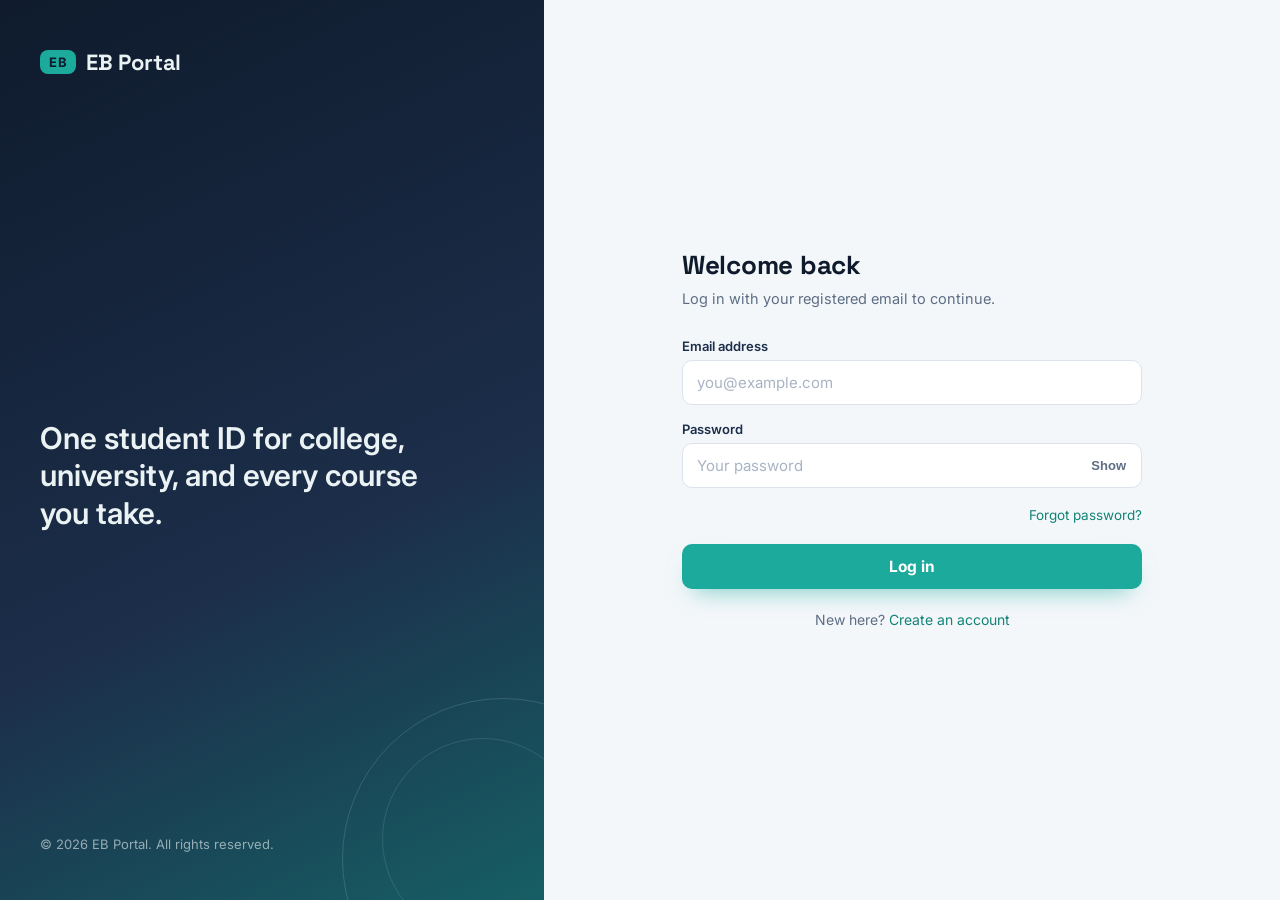
<file: purchased.html>
<!DOCTYPE html>
<html lang="en">
<head>
<meta charset="UTF-8">
<meta name="viewport" content="width=device-width, initial-scale=1.0">
<title>Purchased — EB Portal</title>
<link rel="preconnect" href="https://fonts.googleapis.com">
<link href="https://fonts.googleapis.com/css2?family=Space+Grotesk:wght@500;700&family=Inter:wght@400;500;600;700&display=swap" rel="stylesheet">
<link rel="stylesheet" href="css/style.css">
<script src="js/theme.js"></script>
</head>
<body>

<div class="topbar" style="display:flex; justify-content:space-between;">
  <div class="brand-mark"><span class="id-chip">EB</span> <span class="brand-word">EB Portal</span></div>
  <div class="header-right">
    <a href="home.html" style="color:#EAF2F4; font-size:14px;">&larr; Back to home</a>
  </div>
</div>

<div class="dash-wrap">
  <h2 class="section-title">Purchased Batches</h2>
  <div class="batch-grid" id="batchGrid">
    <div class="empty-state">Loading...</div>
  </div>
</div>

<script src="js/config.js"></script>
<script src="js/api.js"></script>
<script>
  requireAuthOrRedirect();
  const batchGrid = document.getElementById("batchGrid");

  function escapeHtml(str) {
    if (str === null || str === undefined) return "";
    return String(str).replace(/&/g, "&amp;").replace(/</g, "&lt;").replace(/>/g, "&gt;").replace(/"/g, "&quot;");
  }

  function render(batches) {
    if (!batches.length) {
      batchGrid.innerHTML = `<div class="empty-state">You haven't purchased or enrolled in any batches yet.</div>`;
      return;
    }
    batchGrid.innerHTML = batches.map((b) => `
      <div class="batch-card" data-id="${b.id}" style="cursor:pointer;">
        <div class="batch-thumb">${b.thumbnail_url ? `<img src="${b.thumbnail_url}" alt="${escapeHtml(b.title)}">` : escapeHtml(b.subject || "Batch")}</div>
        <div class="batch-body">
          <div class="batch-subject">${escapeHtml(b.subject || "General")}</div>
          <h3 class="batch-title">${escapeHtml(b.title)}</h3>
          <div class="batch-instructor">${b.instructor ? "By " + escapeHtml(b.instructor) : ""}</div>
          <div class="batch-foot">
            <span class="batch-price free">${b.amount_paid > 0 ? "Paid ₹" + b.amount_paid : "Free"}</span>
          </div>
        </div>
      </div>
    `).join("");

    document.querySelectorAll(".batch-card").forEach((card) => {
      card.addEventListener("click", () => { window.location.href = `batch-detail.html?id=${card.dataset.id}`; });
    });
  }

  async function loadPurchased() {
    const res = await apiRequest("/api/enrollments", { method: "GET", auth: true });
    if (!res.success) { batchGrid.innerHTML = `<div class="empty-state">${escapeHtml(res.message || "Could not load your batches.")}</div>`; return; }
    render(res.batches);
  }

  loadPurchased();
</script>
</body>
</html>
</file>
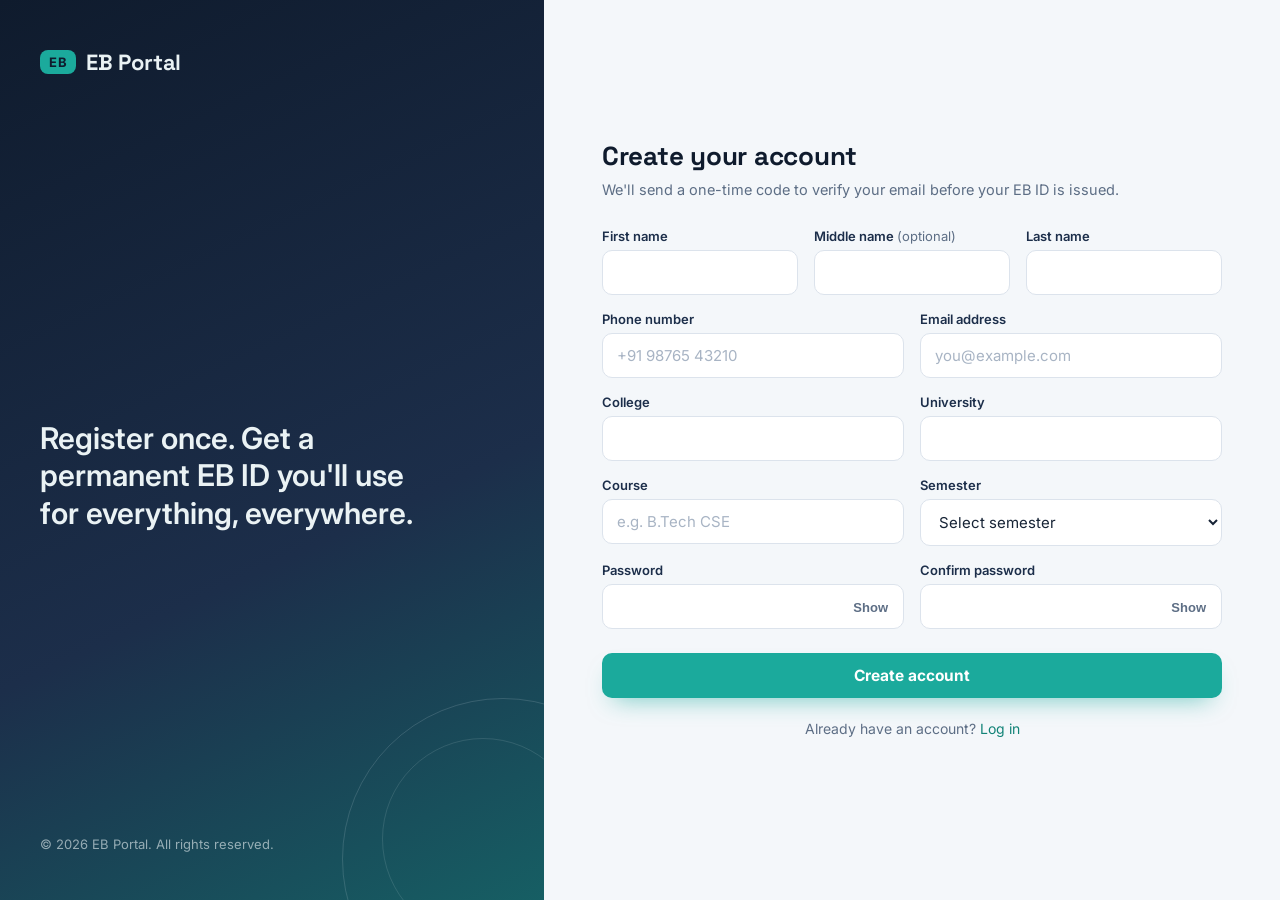
<file: register.html>
<!DOCTYPE html>
<html lang="en">
<head>
<meta charset="UTF-8">
<meta name="viewport" content="width=device-width, initial-scale=1.0">
<title>Create Account — EB Portal</title>
<link rel="preconnect" href="https://fonts.googleapis.com">
<link href="https://fonts.googleapis.com/css2?family=Space+Grotesk:wght@500;700&family=Inter:wght@400;500;600;700&display=swap" rel="stylesheet">
<link rel="stylesheet" href="css/style.css">
<script src="js/theme.js"></script>
</head>
<body>

<div class="shell">
  <aside class="brand-panel">
    <div class="brand-mark"><span class="id-chip">EB</span> <span class="brand-word">EB Portal</span></div>
    <div class="brand-tagline">Register once. Get a permanent EB ID you'll use for everything, everywhere.</div>
    <div class="brand-foot">&copy; 2026 EB Portal. All rights reserved.</div>
  </aside>

  <main class="form-panel">
    <div class="form-card wide">
      <div class="mobile-brand"><span class="id-chip">EB</span> EB Portal</div>
      <h1 class="card-title">Create your account</h1>
      <p class="card-sub">We'll send a one-time code to verify your email before your EB ID is issued.</p>

      <div id="alertBox" class="alert"></div>

      <form id="registerForm" novalidate>
        <div class="field-row cols-3">
          <div>
            <label for="firstName">First name</label>
            <input type="text" id="firstName" required autocomplete="given-name">
          </div>
          <div>
            <label for="middleName">Middle name <span class="optional">(optional)</span></label>
            <input type="text" id="middleName" autocomplete="additional-name">
          </div>
          <div>
            <label for="lastName">Last name</label>
            <input type="text" id="lastName" required autocomplete="family-name">
          </div>
        </div>

        <div class="field-row cols-2">
          <div>
            <label for="phone">Phone number</label>
            <input type="tel" id="phone" placeholder="+91 98765 43210" required autocomplete="tel">
          </div>
          <div>
            <label for="email">Email address</label>
            <input type="email" id="email" placeholder="you@example.com" required autocomplete="email">
          </div>
        </div>

        <div class="field-row cols-2">
          <div>
            <label for="college">College</label>
            <input type="text" id="college" required autocomplete="organization">
          </div>
          <div>
            <label for="university">University</label>
            <input type="text" id="university" required>
          </div>
        </div>

        <div class="field-row cols-2">
          <div>
            <label for="course">Course</label>
            <input type="text" id="course" placeholder="e.g. B.Tech CSE" required>
          </div>
          <div>
            <label for="semester">Semester</label>
            <select id="semester" required>
              <option value="" disabled selected>Select semester</option>
              <option>1</option><option>2</option><option>3</option><option>4</option>
              <option>5</option><option>6</option><option>7</option><option>8</option>
              <option>9</option><option>10</option>
            </select>
          </div>
        </div>

        <div class="field-row cols-2">
          <div>
            <label for="password">Password</label>
            <div class="pw-wrap">
              <input type="password" id="password" required minlength="6" autocomplete="new-password">
              <button type="button" class="pw-toggle" data-target="password">Show</button>
            </div>
          </div>
          <div>
            <label for="confirmPassword">Confirm password</label>
            <div class="pw-wrap">
              <input type="password" id="confirmPassword" required minlength="6" autocomplete="new-password">
              <button type="button" class="pw-toggle" data-target="confirmPassword">Show</button>
            </div>
          </div>
        </div>

        <button type="submit" class="btn btn-primary" id="registerBtn" style="margin-top:8px;">Create account</button>
      </form>

      <div class="form-foot">
        Already have an account? <a href="index.html">Log in</a>
      </div>
    </div>
  </main>
</div>

<script src="js/config.js"></script>
<script src="js/api.js"></script>
<script>
  if (Auth.isLoggedIn()) {
    window.location.href = "home.html";
  }

  document.querySelectorAll(".pw-toggle").forEach((btn) => {
    btn.addEventListener("click", () => {
      const input = document.getElementById(btn.dataset.target);
      if (input.type === "password") { input.type = "text"; btn.textContent = "Hide"; }
      else { input.type = "password"; btn.textContent = "Show"; }
    });
  });

  const form = document.getElementById("registerForm");
  const alertBox = document.getElementById("alertBox");
  const registerBtn = document.getElementById("registerBtn");

  form.addEventListener("submit", async (e) => {
    e.preventDefault();
    hideAlert(alertBox);

    const payload = {
      first_name: document.getElementById("firstName").value.trim(),
      middle_name: document.getElementById("middleName").value.trim(),
      last_name: document.getElementById("lastName").value.trim(),
      phone: document.getElementById("phone").value.trim(),
      email: document.getElementById("email").value.trim(),
      college: document.getElementById("college").value.trim(),
      university: document.getElementById("university").value.trim(),
      course: document.getElementById("course").value.trim(),
      semester: document.getElementById("semester").value,
      password: document.getElementById("password").value,
    };
    const confirmPassword = document.getElementById("confirmPassword").value;

    if (!payload.first_name || !payload.last_name || !payload.phone || !payload.email ||
        !payload.college || !payload.university || !payload.course || !payload.semester) {
      showAlert(alertBox, "Please fill in all required fields.");
      return;
    }
    if (payload.password.length < 6) {
      showAlert(alertBox, "Password must be at least 6 characters.");
      return;
    }
    if (payload.password !== confirmPassword) {
      showAlert(alertBox, "Passwords do not match.");
      return;
    }

    setLoading(registerBtn, true, "Creating account...");
    const res = await apiRequest("/api/register", { method: "POST", body: payload });
    setLoading(registerBtn, false);

    if (!res.success) {
      showAlert(alertBox, res.message || "Registration failed.");
      return;
    }

    Auth.setPendingEmail(payload.email);
    showAlert(alertBox, "OTP sent! Redirecting to verification...", "success");
    setTimeout(() => { window.location.href = "verify-otp.html"; }, 900);
  });
</script>
</body>
</html>
</file>
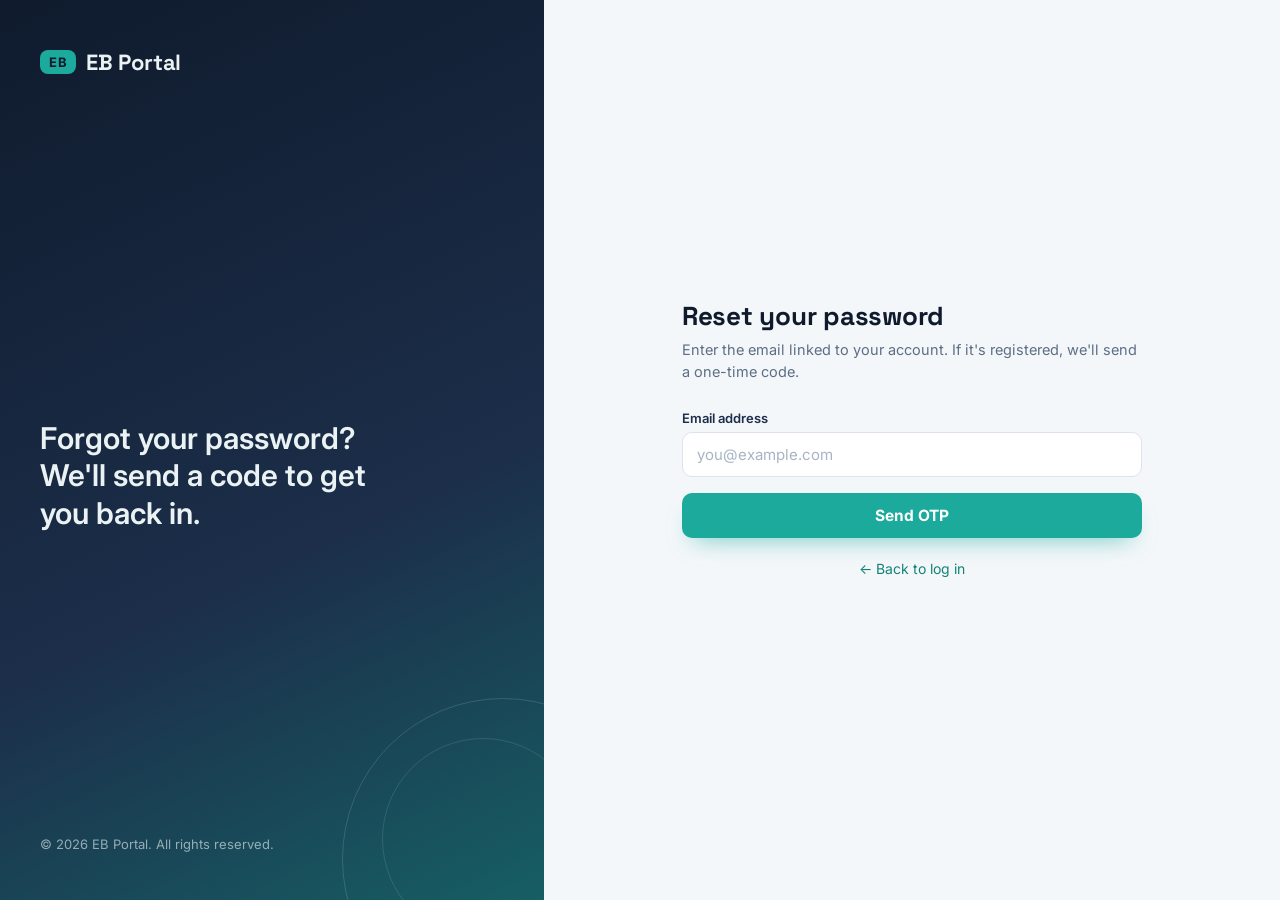
<file: reset-password.html>
<!DOCTYPE html>
<html lang="en">
<head>
<meta charset="UTF-8">
<meta name="viewport" content="width=device-width, initial-scale=1.0">
<title>Set New Password — EB Portal</title>
<link rel="preconnect" href="https://fonts.googleapis.com">
<link href="https://fonts.googleapis.com/css2?family=Space+Grotesk:wght@500;700&family=Inter:wght@400;500;600;700&display=swap" rel="stylesheet">
<link rel="stylesheet" href="css/style.css">
<script src="js/theme.js"></script>
</head>
<body>

<div class="shell">
  <aside class="brand-panel">
    <div class="brand-mark"><span class="id-chip">EB</span> <span class="brand-word">EB Portal</span></div>
    <div class="brand-tagline">Enter the code from your email and choose a new password.</div>
    <div class="brand-foot">&copy; 2026 EB Portal. All rights reserved.</div>
  </aside>

  <main class="form-panel">
    <div class="form-card">
      <div class="mobile-brand"><span class="id-chip">EB</span> EB Portal</div>
      <h1 class="card-title">Set a new password</h1>
      <p class="card-sub" id="emailSub">Enter the OTP sent to your email along with your new password.</p>

      <div id="alertBox" class="alert"></div>

      <form id="resetForm" novalidate>
        <div class="field-row">
          <div>
            <label for="otp">OTP code</label>
            <input type="text" id="otp" maxlength="6" inputmode="numeric" placeholder="6-digit code" required>
          </div>
        </div>

        <div class="field-row">
          <div>
            <label for="newPassword">New password</label>
            <div class="pw-wrap">
              <input type="password" id="newPassword" required minlength="6" autocomplete="new-password">
              <button type="button" class="pw-toggle" data-target="newPassword">Show</button>
            </div>
          </div>
        </div>

        <div class="field-row">
          <div>
            <label for="confirmPassword">Confirm new password</label>
            <div class="pw-wrap">
              <input type="password" id="confirmPassword" required minlength="6" autocomplete="new-password">
              <button type="button" class="pw-toggle" data-target="confirmPassword">Show</button>
            </div>
          </div>
        </div>

        <div class="otp-timer">
          <button type="button" class="resend-link" id="resendBtn">Resend OTP</button>
        </div>

        <button type="submit" class="btn btn-primary" id="resetBtn">Reset password</button>
      </form>

      <div class="form-foot">
        <a href="index.html">&larr; Back to log in</a>
      </div>
    </div>
  </main>
</div>

<script src="js/config.js"></script>
<script src="js/api.js"></script>
<script>
  const email = Auth.getPendingEmail();
  if (!email) {
    window.location.href = "forgot-password.html";
  }
  document.getElementById("emailSub").textContent = `Enter the OTP sent to ${email} along with your new password.`;

  document.querySelectorAll(".pw-toggle").forEach((btn) => {
    btn.addEventListener("click", () => {
      const input = document.getElementById(btn.dataset.target);
      if (input.type === "password") { input.type = "text"; btn.textContent = "Hide"; }
      else { input.type = "password"; btn.textContent = "Show"; }
    });
  });

  const form = document.getElementById("resetForm");
  const alertBox = document.getElementById("alertBox");
  const resetBtn = document.getElementById("resetBtn");
  const resendBtn = document.getElementById("resendBtn");

  resendBtn.addEventListener("click", async () => {
    hideAlert(alertBox);
    resendBtn.disabled = true;
    const res = await apiRequest("/api/resend-otp", { method: "POST", body: { email, purpose: "reset" } });
    showAlert(alertBox, res.success ? "A new OTP has been sent." : (res.message || "Could not resend OTP."), res.success ? "success" : "error");
    setTimeout(() => { resendBtn.disabled = false; }, 30000);
  });

  form.addEventListener("submit", async (e) => {
    e.preventDefault();
    hideAlert(alertBox);

    const otp = document.getElementById("otp").value.trim();
    const newPassword = document.getElementById("newPassword").value;
    const confirmPassword = document.getElementById("confirmPassword").value;

    if (!otp || otp.length !== 6) {
      showAlert(alertBox, "Please enter the 6-digit OTP.");
      return;
    }
    if (newPassword.length < 6) {
      showAlert(alertBox, "Password must be at least 6 characters.");
      return;
    }
    if (newPassword !== confirmPassword) {
      showAlert(alertBox, "Passwords do not match.");
      return;
    }

    setLoading(resetBtn, true, "Resetting...");
    const res = await apiRequest("/api/reset-password", {
      method: "POST",
      body: { email, otp, new_password: newPassword },
    });
    setLoading(resetBtn, false);

    if (!res.success) {
      showAlert(alertBox, res.message || "Reset failed.");
      return;
    }

    showAlert(alertBox, "Password reset! Redirecting to log in...", "success");
    setTimeout(() => { window.location.href = "index.html"; }, 1200);
  });
</script>
</body>
</html>
</file>
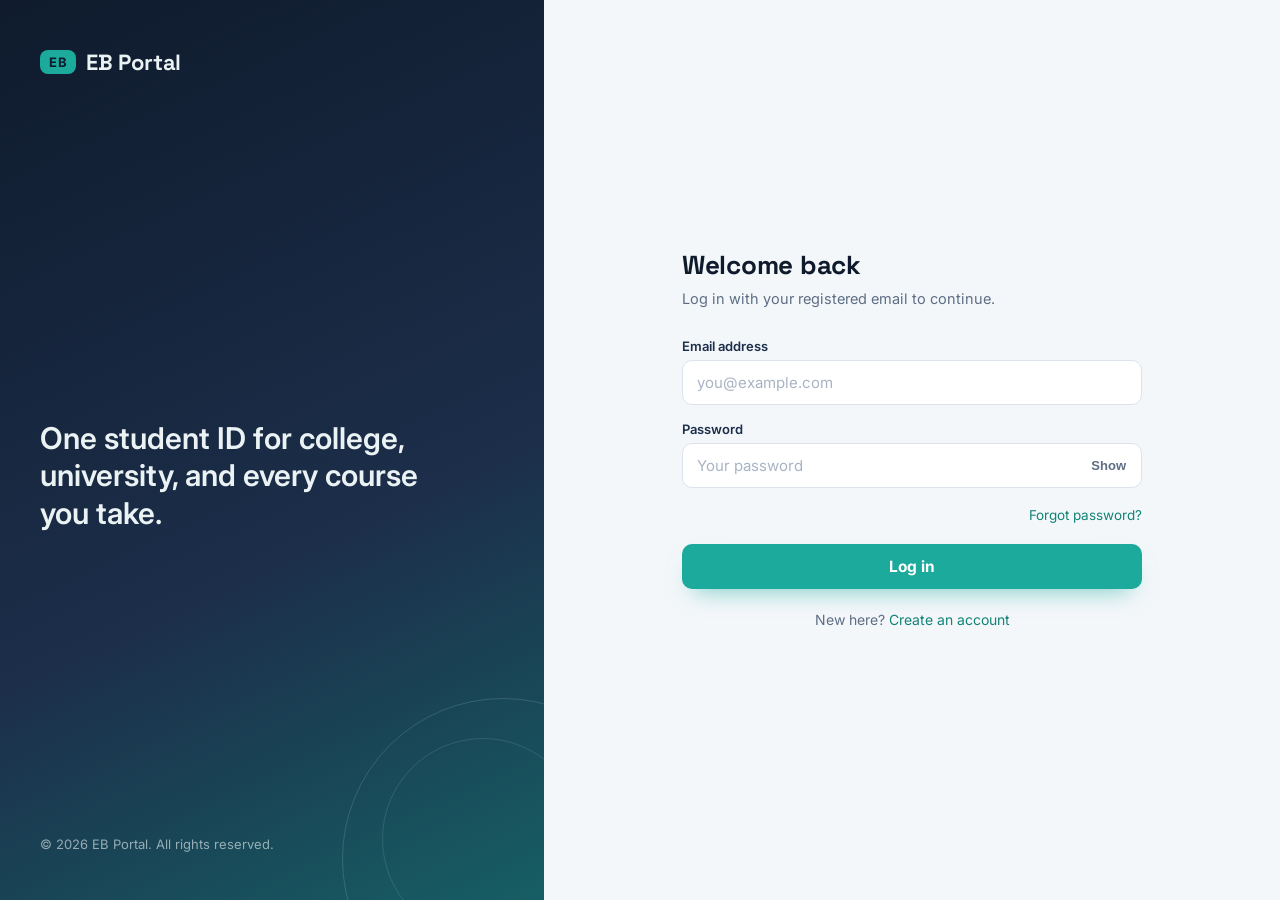
<file: settings.html>
<!DOCTYPE html>
<html lang="en">
<head>
<meta charset="UTF-8">
<meta name="viewport" content="width=device-width, initial-scale=1.0">
<title>Settings — EB Portal</title>
<link rel="preconnect" href="https://fonts.googleapis.com">
<link href="https://fonts.googleapis.com/css2?family=Space+Grotesk:wght@500;700&family=Inter:wght@400;500;600;700&display=swap" rel="stylesheet">
<link rel="stylesheet" href="css/style.css">
<script src="js/theme.js"></script>
</head>
<body>

<div class="topbar" style="display:flex; justify-content:space-between;">
  <div class="brand-mark"><span class="id-chip">EB</span> <span class="brand-word">EB Portal</span></div>
  <div class="header-right">
    <a href="home.html" style="color:#EAF2F4; font-size:14px;">&larr; Back to home</a>
  </div>
</div>

<div class="dash-wrap" style="max-width:600px;">
  <h2 class="section-title">Settings</h2>

  <!-- Profile photo -->
  <div class="info-card" style="margin-bottom:20px;">
    <h3>Profile photo</h3>
    <div style="display:flex; align-items:center; gap:18px; margin-top:6px;">
      <div class="dd-avatar" style="width:72px; height:72px; font-size:26px;">
        <span id="settingsAvatarInitial">?</span>
        <img id="settingsAvatarImg" style="display:none;" alt="Profile photo">
      </div>
      <div>
        <input type="file" id="photoInput" accept="image/png,image/jpeg,image/webp,image/gif" style="display:none;">
        <button class="btn btn-ghost" id="chooseBtn" style="width:auto; padding:8px 16px;">Change photo</button>
        <div style="font-size:12.5px; color:var(--text-muted); margin-top:8px;">PNG, JPG, WEBP or GIF. Max 5MB.</div>
      </div>
    </div>
    <div id="photoAlert" class="alert" style="margin-top:14px;"></div>
  </div>

  <!-- Read-only, permanent fields -->
  <div class="info-card" style="margin-bottom:20px;">
    <h3>Permanent details</h3>
    <div class="info-row"><span class="k">EB ID</span><span class="v" id="valId">—</span></div>
    <div class="info-row"><span class="k">Phone number</span><span class="v" id="valPhone">—</span></div>
    <div style="font-size:12.5px; color:var(--text-muted); margin-top:10px;">Your EB ID and phone number are fixed and can't be changed.</div>
  </div>

  <!-- Editable profile fields -->
  <div class="info-card" style="margin-bottom:20px;">
    <h3>Profile details</h3>
    <div id="profileAlert" class="alert"></div>
    <form id="profileForm" novalidate>
      <div class="field-row cols-3">
        <div><label for="firstName">First name</label><input type="text" id="firstName" required></div>
        <div><label for="middleName">Middle name <span class="optional">(optional)</span></label><input type="text" id="middleName"></div>
        <div><label for="lastName">Last name</label><input type="text" id="lastName" required></div>
      </div>
      <div class="field-row cols-2">
        <div><label for="college">College</label><input type="text" id="college"></div>
        <div><label for="university">University</label><input type="text" id="university"></div>
      </div>
      <div class="field-row cols-2">
        <div><label for="course">Course</label><input type="text" id="course"></div>
        <div>
          <label for="semester">Semester</label>
          <select id="semester">
            <option value="">—</option>
            <option>1</option><option>2</option><option>3</option><option>4</option>
            <option>5</option><option>6</option><option>7</option><option>8</option>
            <option>9</option><option>10</option>
          </select>
        </div>
      </div>
      <button type="submit" class="btn btn-primary" id="saveProfileBtn" style="margin-top:6px;">Save changes</button>
    </form>
  </div>

  <!-- Password -->
  <div class="info-card" style="margin-bottom:20px;">
    <h3>Password</h3>
    <p class="card-sub" style="margin:0 0 14px;">To change your password, use the "Forgot password" flow — it verifies you by OTP before setting a new one.</p>
    <button class="btn btn-ghost" id="goForgotPasswordBtn" style="width:auto; padding:9px 18px;">Change password</button>
  </div>

  <!-- Email change (multi-step OTP) -->
  <div class="info-card">
    <h3>Change email</h3>
    <div class="info-row"><span class="k">Current email</span><span class="v" id="valEmail">—</span></div>
    <div id="emailAlert" class="alert" style="margin-top:12px;"></div>

    <!-- Step 0: start -->
    <div id="emailStep0">
      <button class="btn btn-ghost" id="startEmailChangeBtn" style="width:auto; padding:9px 18px; margin-top:6px;">Change email</button>
    </div>

    <!-- Step 1: OTP sent to OLD email -->
    <div id="emailStep1" style="display:none; margin-top:10px;">
      <p class="card-sub" style="margin:0 0 14px;">To confirm it's you, enter the OTP sent to your current email <strong id="oldEmailLabel"></strong>.</p>
      <div class="field-row"><div><input type="text" id="oldOtpInput" maxlength="6" placeholder="6-digit OTP"></div></div>
      <button class="btn btn-primary" id="verifyOldOtpBtn" style="width:auto; padding:10px 18px;">Verify</button>
      <button class="btn btn-ghost" id="cancelStep1Btn" style="width:auto; padding:10px 18px;">Cancel</button>
    </div>

    <!-- Step 2: enter new email -->
    <div id="emailStep2" style="display:none; margin-top:10px;">
      <p class="card-sub" style="margin:0 0 14px;">Identity confirmed. Enter your new email address.</p>
      <div class="field-row"><div><label for="newEmailInput">New email</label><input type="email" id="newEmailInput" placeholder="new@example.com"></div></div>
      <button class="btn btn-primary" id="sendNewOtpBtn" style="width:auto; padding:10px 18px;">Send OTP to new email</button>
      <button class="btn btn-ghost" id="cancelStep2Btn" style="width:auto; padding:10px 18px;">Cancel</button>
    </div>

    <!-- Step 3: OTP sent to NEW email -->
    <div id="emailStep3" style="display:none; margin-top:10px;">
      <p class="card-sub" style="margin:0 0 14px;">Enter the OTP sent to <strong id="newEmailLabel"></strong> to confirm it's yours.</p>
      <div class="field-row"><div><input type="text" id="newOtpInput" maxlength="6" placeholder="6-digit OTP"></div></div>
      <button class="btn btn-primary" id="confirmNewOtpBtn" style="width:auto; padding:10px 18px;">Confirm & update email</button>
      <button class="btn btn-ghost" id="cancelStep3Btn" style="width:auto; padding:10px 18px;">Cancel</button>
    </div>
  </div>
</div>

<script src="js/config.js"></script>
<script src="js/api.js"></script>
<script>
  requireAuthOrRedirect();

  let currentUser = null;
  let actionToken = null;
  let pendingNewEmail = null;

  // ---------------- Photo upload ----------------

  const photoInput = document.getElementById("photoInput");
  const chooseBtn = document.getElementById("chooseBtn");
  const photoAlert = document.getElementById("photoAlert");

  chooseBtn.addEventListener("click", () => photoInput.click());

  function setAvatarImage(url) {
    const img = document.getElementById("settingsAvatarImg");
    const initial = document.getElementById("settingsAvatarInitial");
    if (url) { img.src = url; img.style.display = "block"; initial.style.display = "none"; }
  }

  photoInput.addEventListener("change", async () => {
    const file = photoInput.files[0];
    if (!file) return;
    hideAlert(photoAlert);
    setLoading(chooseBtn, true, "Uploading...");
    const res = await apiUpload("/api/profile/photo", file, "photo");
    setLoading(chooseBtn, false);
    if (!res.success) { showAlert(photoAlert, res.message || "Upload failed."); return; }
    setAvatarImage(res.photo_url);
    showAlert(photoAlert, "Profile photo updated.", "success");
    const stored = JSON.parse(localStorage.getItem("eb_user") || "{}");
    stored.profile_photo_url = res.photo_url;
    localStorage.setItem("eb_user", JSON.stringify(stored));
  });

  // ---------------- Profile fields ----------------

  const profileForm = document.getElementById("profileForm");
  const profileAlert = document.getElementById("profileAlert");
  const saveProfileBtn = document.getElementById("saveProfileBtn");

  profileForm.addEventListener("submit", async (e) => {
    e.preventDefault();
    hideAlert(profileAlert);

    const payload = {
      first_name: document.getElementById("firstName").value.trim(),
      middle_name: document.getElementById("middleName").value.trim(),
      last_name: document.getElementById("lastName").value.trim(),
      college: document.getElementById("college").value.trim(),
      university: document.getElementById("university").value.trim(),
      course: document.getElementById("course").value.trim(),
      semester: document.getElementById("semester").value,
    };

    if (!payload.first_name || !payload.last_name) {
      showAlert(profileAlert, "First name and last name are required.");
      return;
    }

    setLoading(saveProfileBtn, true, "Saving...");
    const res = await apiRequest("/api/settings/update", { method: "POST", body: payload, auth: true });
    setLoading(saveProfileBtn, false);

    if (!res.success) { showAlert(profileAlert, res.message || "Update failed."); return; }
    showAlert(profileAlert, "Profile updated.", "success");
    localStorage.setItem("eb_user", JSON.stringify(res.user));
  });

  // ---------------- Password (redirect to Forgot Password flow) ----------------

  document.getElementById("goForgotPasswordBtn").addEventListener("click", () => {
    Auth.clearToken();
    localStorage.removeItem("eb_user");
    window.location.href = "forgot-password.html";
  });

  // ---------------- Email change (4-step OTP flow) ----------------

  const emailAlert = document.getElementById("emailAlert");
  const steps = [0, 1, 2, 3].map((n) => document.getElementById(`emailStep${n}`));

  function showStep(n) {
    steps.forEach((el, i) => { el.style.display = i === n ? "block" : "none"; });
  }

  function resetEmailFlow() {
    actionToken = null;
    pendingNewEmail = null;
    hideAlert(emailAlert);
    showStep(0);
  }

  document.getElementById("startEmailChangeBtn").addEventListener("click", async () => {
    hideAlert(emailAlert);
    const btn = document.getElementById("startEmailChangeBtn");
    setLoading(btn, true, "Sending...");
    const res = await apiRequest("/api/settings/email/send-old-otp", { method: "POST", auth: true });
    setLoading(btn, false);
    if (!res.success) { showAlert(emailAlert, res.message || "Could not send OTP."); return; }
    document.getElementById("oldEmailLabel").textContent = currentUser.email;
    showStep(1);
  });

  document.getElementById("cancelStep1Btn").addEventListener("click", resetEmailFlow);
  document.getElementById("cancelStep2Btn").addEventListener("click", resetEmailFlow);
  document.getElementById("cancelStep3Btn").addEventListener("click", resetEmailFlow);

  document.getElementById("verifyOldOtpBtn").addEventListener("click", async () => {
    hideAlert(emailAlert);
    const otp = document.getElementById("oldOtpInput").value.trim();
    if (otp.length !== 6) { showAlert(emailAlert, "Enter the 6-digit OTP."); return; }
    const btn = document.getElementById("verifyOldOtpBtn");
    setLoading(btn, true, "Verifying...");
    const res = await apiRequest("/api/settings/email/verify-old-otp", { method: "POST", auth: true, body: { otp } });
    setLoading(btn, false);
    if (!res.success) { showAlert(emailAlert, res.message || "Verification failed."); return; }
    actionToken = res.action_token;
    showStep(2);
  });

  document.getElementById("sendNewOtpBtn").addEventListener("click", async () => {
    hideAlert(emailAlert);
    const newEmail = document.getElementById("newEmailInput").value.trim().toLowerCase();
    if (!newEmail) { showAlert(emailAlert, "Enter your new email address."); return; }
    const btn = document.getElementById("sendNewOtpBtn");
    setLoading(btn, true, "Sending...");
    const res = await apiRequest("/api/settings/email/send-new-otp", {
      method: "POST", auth: true, body: { new_email: newEmail, action_token: actionToken },
    });
    setLoading(btn, false);
    if (!res.success) { showAlert(emailAlert, res.message || "Could not send OTP."); return; }
    pendingNewEmail = newEmail;
    document.getElementById("newEmailLabel").textContent = newEmail;
    showStep(3);
  });

  document.getElementById("confirmNewOtpBtn").addEventListener("click", async () => {
    hideAlert(emailAlert);
    const otp = document.getElementById("newOtpInput").value.trim();
    if (otp.length !== 6) { showAlert(emailAlert, "Enter the 6-digit OTP."); return; }
    const btn = document.getElementById("confirmNewOtpBtn");
    setLoading(btn, true, "Confirming...");
    const res = await apiRequest("/api/settings/email/confirm-new-otp", {
      method: "POST", auth: true, body: { new_email: pendingNewEmail, otp, action_token: actionToken },
    });
    setLoading(btn, false);
    if (!res.success) { showAlert(emailAlert, res.message || "Could not confirm email."); return; }

    Auth.setToken(res.token);
    document.getElementById("valEmail").textContent = res.email;
    const stored = JSON.parse(localStorage.getItem("eb_user") || "{}");
    stored.email = res.email;
    localStorage.setItem("eb_user", JSON.stringify(stored));
    currentUser.email = res.email;

    resetEmailFlow();
    showAlert(emailAlert, "Email updated successfully.", "success");
  });

  // ---------------- Load profile ----------------

  async function loadProfile() {
    const res = await apiRequest("/api/profile", { method: "GET", auth: true });
    if (!res.success) { window.location.href = "index.html"; return; }
    currentUser = res.user;

    document.getElementById("settingsAvatarInitial").textContent = (currentUser.first_name || "?").charAt(0).toUpperCase();
    if (currentUser.profile_photo_url) setAvatarImage(currentUser.profile_photo_url);

    document.getElementById("valId").textContent = currentUser.user_id || "—";
    document.getElementById("valPhone").textContent = currentUser.phone || "—";
    document.getElementById("valEmail").textContent = currentUser.email || "—";

    document.getElementById("firstName").value = currentUser.first_name || "";
    document.getElementById("middleName").value = currentUser.middle_name || "";
    document.getElementById("lastName").value = currentUser.last_name || "";
    document.getElementById("college").value = currentUser.college || "";
    document.getElementById("university").value = currentUser.university || "";
    document.getElementById("course").value = currentUser.course || "";
    document.getElementById("semester").value = currentUser.semester || "";
  }

  loadProfile();
</script>
</body>
</html>
</file>
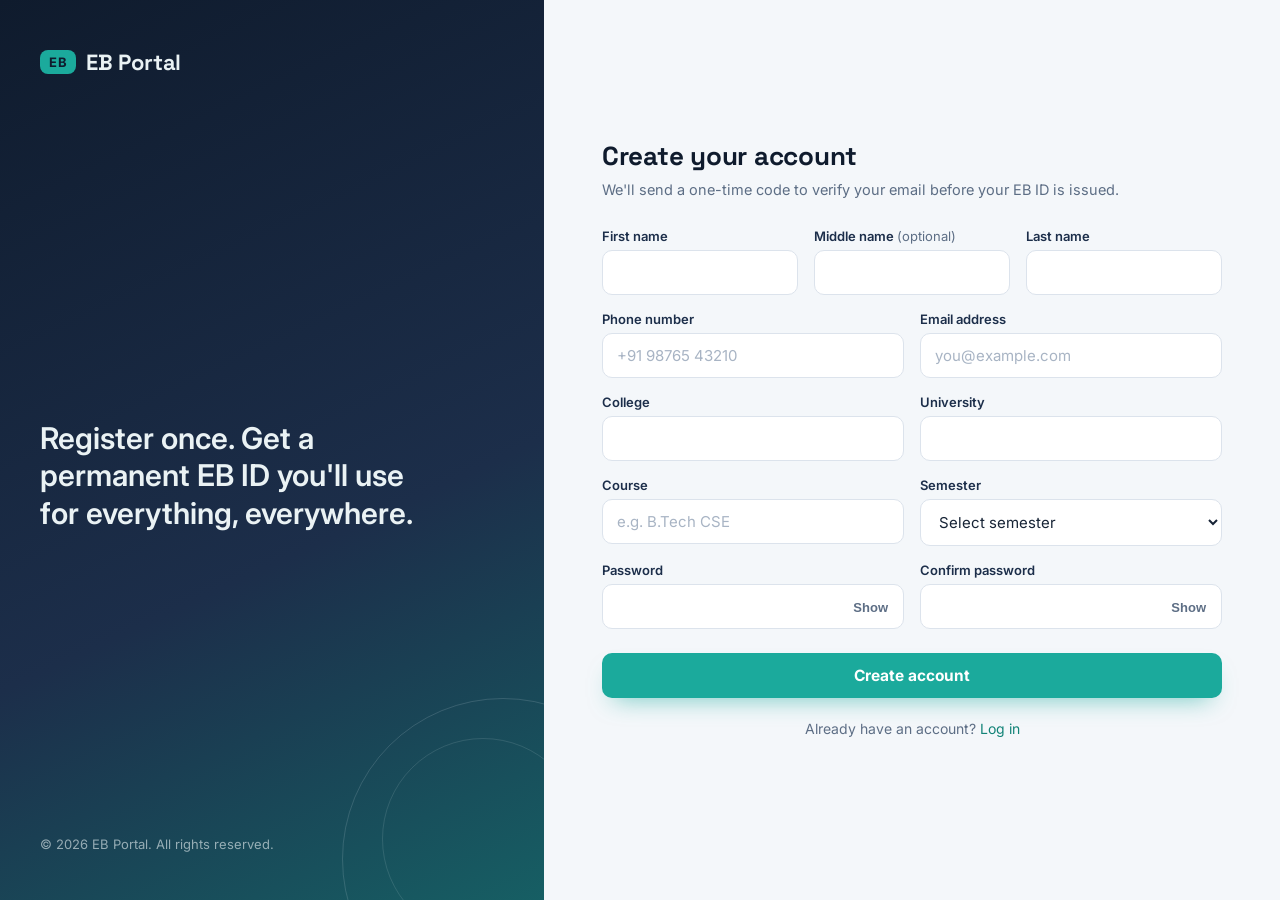
<file: verify-otp.html>
<!DOCTYPE html>
<html lang="en">
<head>
<meta charset="UTF-8">
<meta name="viewport" content="width=device-width, initial-scale=1.0">
<title>Verify Email — EB Portal</title>
<link rel="preconnect" href="https://fonts.googleapis.com">
<link href="https://fonts.googleapis.com/css2?family=Space+Grotesk:wght@500;700&family=Inter:wght@400;500;600;700&display=swap" rel="stylesheet">
<link rel="stylesheet" href="css/style.css">
<script src="js/theme.js"></script>
</head>
<body>

<div class="shell">
  <aside class="brand-panel">
    <div class="brand-mark"><span class="id-chip">EB</span> <span class="brand-word">EB Portal</span></div>
    <div class="brand-tagline">Almost there. Confirm it's really you and we'll issue your EB ID.</div>
    <div class="brand-foot">&copy; 2026 EB Portal. All rights reserved.</div>
  </aside>

  <main class="form-panel">
    <div class="form-card">
      <div class="mobile-brand"><span class="id-chip">EB</span> EB Portal</div>
      <h1 class="card-title">Verify your email</h1>
      <p class="card-sub" id="emailSub">Enter the 6-digit code we sent to your email.</p>

      <div id="alertBox" class="alert"></div>

      <form id="otpForm" novalidate>
        <div class="otp-row">
          <input type="text" inputmode="numeric" maxlength="1" class="otp-digit" autocomplete="one-time-code">
          <input type="text" inputmode="numeric" maxlength="1" class="otp-digit">
          <input type="text" inputmode="numeric" maxlength="1" class="otp-digit">
          <input type="text" inputmode="numeric" maxlength="1" class="otp-digit">
          <input type="text" inputmode="numeric" maxlength="1" class="otp-digit">
          <input type="text" inputmode="numeric" maxlength="1" class="otp-digit">
        </div>

        <div class="otp-timer">
          Didn't get the code?
          <button type="button" class="resend-link" id="resendBtn" disabled>Resend OTP (<span id="timer">60</span>s)</button>
        </div>

        <button type="submit" class="btn btn-primary" id="verifyBtn">Verify email</button>
      </form>

      <div class="form-foot">
        Wrong email? <a href="register.html">Go back</a>
      </div>
    </div>
  </main>
</div>

<script src="js/config.js"></script>
<script src="js/api.js"></script>
<script>
  const email = Auth.getPendingEmail();
  if (!email) {
    window.location.href = "register.html";
  }
  document.getElementById("emailSub").textContent = `Enter the 6-digit code we sent to ${email}.`;

  const digits = Array.from(document.querySelectorAll(".otp-digit"));
  digits.forEach((input, idx) => {
    input.addEventListener("input", () => {
      input.value = input.value.replace(/[^0-9]/g, "").slice(0, 1);
      if (input.value && idx < digits.length - 1) digits[idx + 1].focus();
    });
    input.addEventListener("keydown", (e) => {
      if (e.key === "Backspace" && !input.value && idx > 0) digits[idx - 1].focus();
    });
    input.addEventListener("paste", (e) => {
      const pasted = (e.clipboardData || window.clipboardData).getData("text").replace(/[^0-9]/g, "");
      if (pasted.length) {
        e.preventDefault();
        pasted.slice(0, 6).split("").forEach((ch, i) => { if (digits[i]) digits[i].value = ch; });
        digits[Math.min(pasted.length, 6) - 1].focus();
      }
    });
  });

  const form = document.getElementById("otpForm");
  const alertBox = document.getElementById("alertBox");
  const verifyBtn = document.getElementById("verifyBtn");
  const resendBtn = document.getElementById("resendBtn");
  const timerEl = document.getElementById("timer");

  let countdown = 60;
  let timerInterval = setInterval(() => {
    countdown -= 1;
    timerEl.textContent = countdown;
    if (countdown <= 0) {
      clearInterval(timerInterval);
      resendBtn.disabled = false;
      resendBtn.textContent = "Resend OTP";
    }
  }, 1000);

  resendBtn.addEventListener("click", async () => {
    hideAlert(alertBox);
    resendBtn.disabled = true;
    const res = await apiRequest("/api/resend-otp", { method: "POST", body: { email, purpose: "register" } });
    if (res.success) {
      showAlert(alertBox, "A new OTP has been sent.", "success");
      countdown = 60;
      timerEl.textContent = countdown;
      resendBtn.textContent = `Resend OTP (${countdown}s)`;
      timerInterval = setInterval(() => {
        countdown -= 1;
        timerEl.textContent = countdown;
        resendBtn.textContent = `Resend OTP (${countdown}s)`;
        if (countdown <= 0) {
          clearInterval(timerInterval);
          resendBtn.disabled = false;
          resendBtn.textContent = "Resend OTP";
        }
      }, 1000);
    } else {
      showAlert(alertBox, res.message || "Could not resend OTP.");
      resendBtn.disabled = false;
    }
  });

  form.addEventListener("submit", async (e) => {
    e.preventDefault();
    hideAlert(alertBox);

    const otp = digits.map((d) => d.value).join("");
    if (otp.length !== 6) {
      showAlert(alertBox, "Please enter the full 6-digit code.");
      return;
    }

    setLoading(verifyBtn, true, "Verifying...");
    const res = await apiRequest("/api/verify-otp", { method: "POST", body: { email, otp } });
    setLoading(verifyBtn, false);

    if (!res.success) {
      showAlert(alertBox, res.message || "Verification failed.");
      return;
    }

    Auth.setToken(res.token);
    showAlert(alertBox, `Verified! Your EB ID is ${res.user_id}. Redirecting...`, "success");
    setTimeout(() => { window.location.href = "home.html"; }, 1200);
  });
</script>
</body>
</html>
</file>
<file: css/style.css>
/* ------------------------------------------------------------------
   EB Portal — shared styles
   Palette: deep ink navy + signal teal, on a cool paper background.
   Display face: Space Grotesk. Body face: Inter.
------------------------------------------------------------------- */

:root {
  --ink-900: #0F1B2D;
  --ink-700: #1C2E4A;
  --ink-500: #3B5273;
  --paper: #F4F7FA;
  --card: #FFFFFF;
  --teal: #1BAA9C;
  --teal-dark: #128377;
  --amber: #F0A94E;
  --line: #DCE3EC;
  --danger: #D0453B;
  --text: #172436;
  --text-muted: #5D6E85;
  --radius: 14px;
  --shadow: 0 20px 50px -25px rgba(15, 27, 45, 0.35);
}

/* TEMP dark theme (functional placeholder, will be refined later) */
[data-theme="dark"] {
  --ink-900: #05080F;
  --ink-700: #101A2B;
  --paper: #0B1220;
  --card: #131C2E;
  --line: #263349;
  --text: #E4E9F2;
  --text-muted: #8B98AE;
  --shadow: 0 20px 50px -25px rgba(0, 0, 0, 0.6);
}

* { box-sizing: border-box; }

html, body {
  margin: 0;
  padding: 0;
  background: var(--paper);
  color: var(--text);
  font-family: 'Inter', -apple-system, BlinkMacSystemFont, 'Segoe UI', sans-serif;
  -webkit-font-smoothing: antialiased;
}

h1, h2, h3, .brand-word {
  font-family: 'Space Grotesk', 'Inter', sans-serif;
  letter-spacing: -0.01em;
}

a { color: var(--teal-dark); text-decoration: none; }
a:hover { text-decoration: underline; }

button:focus-visible,
input:focus-visible,
select:focus-visible,
a:focus-visible {
  outline: 2px solid var(--teal);
  outline-offset: 2px;
}

/* ---------------- Layout shell: split auth screen ---------------- */

.shell {
  min-height: 100vh;
  display: grid;
  grid-template-columns: 1fr;
}

@media (min-width: 900px) {
  .shell { grid-template-columns: 0.85fr 1.15fr; }
}

.brand-panel {
  background: linear-gradient(155deg, var(--ink-900) 0%, var(--ink-700) 60%, var(--teal-dark) 130%);
  color: #EAF2F4;
  padding: 48px 40px;
  display: none;
  flex-direction: column;
  justify-content: space-between;
  position: relative;
  overflow: hidden;
}

@media (min-width: 900px) {
  .brand-panel { display: flex; }
}

.brand-panel::after {
  content: "";
  position: absolute;
  right: -120px;
  bottom: -120px;
  width: 320px;
  height: 320px;
  border-radius: 50%;
  border: 1px solid rgba(234, 242, 244, 0.15);
}

.brand-panel::before {
  content: "";
  position: absolute;
  right: -40px;
  bottom: -40px;
  width: 200px;
  height: 200px;
  border-radius: 50%;
  border: 1px solid rgba(234, 242, 244, 0.12);
}

.brand-mark {
  display: inline-flex;
  align-items: center;
  gap: 10px;
  font-size: 22px;
  font-weight: 700;
}

.brand-mark .id-chip {
  background: var(--teal);
  color: var(--ink-900);
  font-size: 13px;
  font-weight: 700;
  padding: 4px 9px;
  border-radius: 8px;
  letter-spacing: 0.04em;
}

.brand-tagline {
  font-size: 30px;
  line-height: 1.25;
  font-weight: 600;
  max-width: 380px;
  margin-top: 40px;
}

.brand-foot {
  font-size: 13px;
  color: rgba(234, 242, 244, 0.6);
  z-index: 1;
}

.form-panel {
  display: flex;
  align-items: center;
  justify-content: center;
  padding: 32px 20px 56px;
}

.form-card {
  width: 100%;
  max-width: 460px;
}

.form-card.wide { max-width: 620px; }

.mobile-brand {
  display: flex;
  align-items: center;
  gap: 8px;
  margin-bottom: 28px;
  font-weight: 700;
  font-size: 18px;
  color: var(--ink-900);
}

@media (min-width: 900px) {
  .mobile-brand { display: none; }
}

.mobile-brand .id-chip {
  background: var(--teal);
  color: #fff;
  font-size: 12px;
  padding: 3px 8px;
  border-radius: 7px;
}

.card-title {
  font-size: 26px;
  font-weight: 700;
  color: var(--ink-900);
  margin: 0 0 6px;
}

.card-sub {
  color: var(--text-muted);
  font-size: 14.5px;
  margin: 0 0 28px;
  line-height: 1.5;
}

/* ---------------- Form elements ---------------- */

.field-row {
  display: grid;
  gap: 16px;
  margin-bottom: 16px;
}

@media (min-width: 560px) {
  .field-row.cols-2 { grid-template-columns: 1fr 1fr; }
  .field-row.cols-3 { grid-template-columns: 1fr 1fr 1fr; }
}

label {
  display: block;
  font-size: 13px;
  font-weight: 600;
  color: var(--ink-700);
  margin-bottom: 6px;
}

label .optional {
  font-weight: 400;
  color: var(--text-muted);
}

input[type="text"],
input[type="email"],
input[type="tel"],
input[type="password"],
input[type="number"],
select {
  width: 100%;
  padding: 12px 14px;
  border: 1.5px solid var(--line);
  border-radius: 10px;
  font-size: 15px;
  font-family: inherit;
  color: var(--text);
  background: var(--card);
  transition: border-color 0.15s ease, box-shadow 0.15s ease;
}

input::placeholder { color: #A8B4C4; }

input:focus, select:focus {
  border-color: var(--teal);
  box-shadow: 0 0 0 4px rgba(27, 170, 156, 0.14);
  outline: none;
}

.pw-wrap { position: relative; }

.pw-toggle {
  position: absolute;
  right: 12px;
  top: 50%;
  transform: translateY(-50%);
  background: none;
  border: none;
  cursor: pointer;
  color: var(--text-muted);
  font-size: 13px;
  font-weight: 600;
  padding: 4px;
}

.btn {
  display: inline-flex;
  align-items: center;
  justify-content: center;
  width: 100%;
  padding: 13px 18px;
  border-radius: 10px;
  border: none;
  font-size: 15.5px;
  font-weight: 700;
  font-family: inherit;
  cursor: pointer;
  transition: transform 0.1s ease, background 0.15s ease, box-shadow 0.15s ease;
}

.btn-primary {
  background: var(--teal);
  color: #ffffff;
  box-shadow: 0 12px 24px -12px rgba(27, 170, 156, 0.65);
}

.btn-primary:hover { background: var(--teal-dark); }
.btn-primary:active { transform: translateY(1px); }

.btn-primary:disabled {
  background: #9FC9C4;
  cursor: not-allowed;
  box-shadow: none;
}

.btn-ghost {
  background: transparent;
  border: 1.5px solid var(--line);
  color: var(--ink-700);
}

.btn-ghost:hover { border-color: var(--teal); color: var(--teal-dark); }

.form-foot {
  margin-top: 22px;
  text-align: center;
  font-size: 14px;
  color: var(--text-muted);
}

.divider {
  display: flex;
  align-items: center;
  gap: 12px;
  color: var(--text-muted);
  font-size: 12.5px;
  margin: 22px 0;
}

.divider::before, .divider::after {
  content: "";
  flex: 1;
  height: 1px;
  background: var(--line);
}

/* ---------------- Alerts ---------------- */

.alert {
  border-radius: 10px;
  padding: 12px 14px;
  font-size: 14px;
  margin-bottom: 18px;
  display: none;
  line-height: 1.45;
}

.alert.show { display: block; }

.alert-error {
  background: #FDEEEC;
  color: var(--danger);
  border: 1px solid #F6CFC9;
}

.alert-success {
  background: #E7F7F1;
  color: var(--teal-dark);
  border: 1px solid #BFE9DE;
}

/* ---------------- OTP input ---------------- */

.otp-row {
  display: flex;
  gap: 10px;
  margin-bottom: 20px;
}

.otp-row input {
  width: 100%;
  text-align: center;
  font-size: 22px;
  font-weight: 700;
  letter-spacing: 0.05em;
  padding: 12px 0;
}

.otp-timer {
  font-size: 13px;
  color: var(--text-muted);
  text-align: center;
  margin-bottom: 20px;
}

.otp-timer .resend-link {
  font-weight: 700;
  cursor: pointer;
  color: var(--teal-dark);
  background: none;
  border: none;
  font-size: 13px;
  font-family: inherit;
  padding: 0;
}

.otp-timer .resend-link:disabled {
  color: var(--text-muted);
  cursor: not-allowed;
}

/* ---------------- Home / dashboard page ---------------- */

.topbar {
  background: var(--ink-900);
  color: #EAF2F4;
  padding: 16px 24px;
  display: flex;
  align-items: center;
  justify-content: space-between;
}

.topbar .brand-mark { font-size: 18px; }

.logout-btn {
  background: rgba(234, 242, 244, 0.1);
  color: #EAF2F4;
  border: 1px solid rgba(234, 242, 244, 0.25);
  padding: 8px 16px;
  border-radius: 8px;
  font-family: inherit;
  font-size: 13.5px;
  font-weight: 600;
  cursor: pointer;
}

.logout-btn:hover { background: rgba(234, 242, 244, 0.18); }

.dash-wrap {
  max-width: 920px;
  margin: 0 auto;
  padding: 40px 20px 60px;
}

.welcome-card {
  background: linear-gradient(135deg, var(--ink-900), var(--teal-dark));
  color: #fff;
  border-radius: var(--radius);
  padding: 32px;
  margin-bottom: 28px;
  box-shadow: var(--shadow);
}

.welcome-card .eb-id {
  display: inline-block;
  background: rgba(255,255,255,0.15);
  padding: 5px 12px;
  border-radius: 8px;
  font-size: 13px;
  font-weight: 700;
  letter-spacing: 0.04em;
  margin-bottom: 14px;
}

.welcome-card h1 {
  margin: 0 0 8px;
  font-size: 28px;
}

.welcome-card p {
  margin: 0;
  opacity: 0.85;
  font-size: 14.5px;
}

.info-grid {
  display: grid;
  gap: 16px;
  grid-template-columns: 1fr;
}

@media (min-width: 640px) {
  .info-grid { grid-template-columns: 1fr 1fr; }
}

.info-card {
  background: var(--card);
  border: 1px solid var(--line);
  border-radius: var(--radius);
  padding: 22px;
}

.info-card h3 {
  margin: 0 0 14px;
  font-size: 14px;
  text-transform: uppercase;
  letter-spacing: 0.06em;
  color: var(--text-muted);
}

.info-row {
  display: flex;
  justify-content: space-between;
  padding: 9px 0;
  border-bottom: 1px solid var(--paper);
  font-size: 14.5px;
}

.info-row:last-child { border-bottom: none; }
.info-row .k { color: var(--text-muted); }
.info-row .v { font-weight: 600; color: var(--ink-900); text-align: right; }

.loading-block {
  text-align: center;
  color: var(--text-muted);
  padding: 60px 0;
}

/* ---------------- Header: avatar + dropdown (YouTube-style) ---------------- */

.topbar {
  position: relative;
  z-index: 30;
  display: grid;
  grid-template-columns: auto 1fr auto;
  align-items: center;
  gap: 12px;
}

.header-search-desktop { display: none; justify-self: center; width: 100%; max-width: 480px; }

@media (min-width: 768px) {
  .header-search-desktop { display: block; }
  .icon-btn.mobile-only { display: none; }
}

.icon-btn {
  width: 38px;
  height: 38px;
  border-radius: 50%;
  border: none;
  background: rgba(234, 242, 244, 0.1);
  color: #EAF2F4;
  cursor: pointer;
  font-size: 16px;
  display: flex;
  align-items: center;
  justify-content: center;
  position: relative;
  flex-shrink: 0;
}

.icon-btn:hover { background: rgba(234, 242, 244, 0.18); }

.icon-btn .notif-dot {
  position: absolute;
  top: 6px;
  right: 7px;
  width: 8px;
  height: 8px;
  border-radius: 50%;
  background: #ff5a6b;
  border: 1.5px solid var(--ink-900);
}

.notif-dropdown {
  position: absolute;
  top: 52px;
  right: 0;
  width: 300px;
  background: var(--card);
  border-radius: var(--radius);
  box-shadow: var(--shadow);
  border: 1px solid var(--line);
  display: none;
  overflow: hidden;
}

.notif-dropdown.open { display: block; }

.notif-dropdown .notif-head {
  padding: 14px 16px;
  border-bottom: 1px solid var(--line);
  font-weight: 700;
  font-size: 14px;
  color: var(--ink-900);
}

.notif-dropdown .notif-empty {
  padding: 26px 16px;
  text-align: center;
  color: var(--text-muted);
  font-size: 13.5px;
}

.mobile-search-bar {
  display: none;
  grid-column: 1 / -1;
  margin-top: 10px;
}

.mobile-search-bar.open { display: block; }

@media (min-width: 768px) {
  .mobile-search-bar { display: none !important; }
}

.avatar-btn {
  width: 38px;
  height: 38px;
  border-radius: 50%;
  border: 2px solid rgba(234, 242, 244, 0.4);
  cursor: pointer;
  overflow: hidden;
  padding: 0;
  background: var(--teal);
  display: flex;
  align-items: center;
  justify-content: center;
  color: #fff;
  font-weight: 700;
  font-size: 15px;
  flex-shrink: 0;
}

.avatar-btn img {
  width: 100%;
  height: 100%;
  object-fit: cover;
}

.header-right {
  display: flex;
  align-items: center;
  gap: 10px;
  position: relative;
  justify-self: end;
}

.avatar-dropdown {
  position: absolute;
  top: 52px;
  right: 0;
  width: 280px;
  background: var(--card);
  border-radius: var(--radius);
  box-shadow: var(--shadow);
  border: 1px solid var(--line);
  display: none;
  overflow: hidden;
}

.avatar-dropdown.open { display: block; }

.dropdown-user {
  display: flex;
  align-items: center;
  gap: 12px;
  padding: 16px;
  border-bottom: 1px solid var(--line);
}

.dropdown-user .dd-avatar {
  width: 44px;
  height: 44px;
  border-radius: 50%;
  background: var(--teal);
  color: #fff;
  display: flex;
  align-items: center;
  justify-content: center;
  font-weight: 700;
  overflow: hidden;
  flex-shrink: 0;
}

.dropdown-user .dd-avatar img {
  width: 100%;
  height: 100%;
  object-fit: cover;
}

.dropdown-user .dd-name {
  font-weight: 700;
  color: var(--ink-900);
  font-size: 14.5px;
}

.dropdown-user .dd-id {
  font-size: 12.5px;
  color: var(--text-muted);
}

.dropdown-menu { padding: 6px 0; }

.dropdown-menu button {
  display: flex;
  align-items: center;
  gap: 12px;
  width: 100%;
  padding: 11px 16px;
  background: none;
  border: none;
  cursor: pointer;
  font-family: inherit;
  font-size: 14px;
  color: var(--text);
  text-align: left;
}

.dropdown-menu button:hover { background: var(--paper); }
.dropdown-menu .dd-icon { width: 18px; text-align: center; }
.dropdown-menu .dd-label { flex: 1; }
.dropdown-menu .dd-mode { font-size: 12px; color: var(--text-muted); font-weight: 600; }
.dropdown-menu .divider-line { height: 1px; background: var(--line); margin: 6px 0; }
.dropdown-menu button.danger { color: var(--danger); }

/* ---------------- Search bar ---------------- */

.search-wrap { margin-bottom: 26px; }

.search-box {
  position: relative;
  max-width: 520px;
}

.search-box input {
  width: 100%;
  padding: 11px 16px 11px 42px;
  border-radius: 999px;
  border: 1.5px solid var(--line);
  font-size: 14.5px;
  font-family: inherit;
  background: rgba(255,255,255,0.06);
  color: #EAF2F4;
}

.header-search-desktop .search-box input {
  background: rgba(234, 242, 244, 0.1);
  border: 1.5px solid rgba(234, 242, 244, 0.2);
  color: #EAF2F4;
}

.header-search-desktop .search-box input::placeholder { color: rgba(234, 242, 244, 0.6); }

.mobile-search-bar .search-box input {
  background: var(--card);
  color: var(--text);
  border: 1.5px solid var(--line);
}

.search-box input:focus {
  border-color: var(--teal);
  box-shadow: 0 0 0 4px rgba(27, 170, 156, 0.14);
  outline: none;
}

.search-box .search-icon {
  position: absolute;
  left: 15px;
  top: 50%;
  transform: translateY(-50%);
  color: var(--text-muted);
  pointer-events: none;
}

.header-search-desktop .search-box .search-icon { color: rgba(234, 242, 244, 0.7); }

/* ---------------- Batch grid + cards ---------------- */

.section-title {
  font-size: 18px;
  font-weight: 700;
  color: var(--ink-900);
  margin: 8px 0 16px;
}

.batch-grid {
  display: grid;
  gap: 18px;
  grid-template-columns: repeat(auto-fill, minmax(240px, 1fr));
}

.batch-card {
  background: var(--card);
  border: 1px solid var(--line);
  border-radius: var(--radius);
  overflow: hidden;
  display: flex;
  flex-direction: column;
}

.batch-thumb {
  height: 130px;
  background: linear-gradient(135deg, var(--ink-700), var(--teal-dark));
  display: flex;
  align-items: center;
  justify-content: center;
  color: rgba(255,255,255,0.85);
  font-weight: 700;
  font-size: 14px;
  position: relative;
}

.batch-thumb img { width: 100%; height: 100%; object-fit: cover; }

.fav-btn {
  position: absolute;
  top: 10px;
  right: 10px;
  width: 32px;
  height: 32px;
  border-radius: 50%;
  border: none;
  background: rgba(15, 27, 45, 0.55);
  color: #fff;
  cursor: pointer;
  font-size: 15px;
  display: flex;
  align-items: center;
  justify-content: center;
}

.fav-btn.active { color: #ff5a6b; }

.batch-body { padding: 14px 16px 16px; flex: 1; display: flex; flex-direction: column; }

.batch-subject {
  font-size: 11.5px;
  font-weight: 700;
  color: var(--teal-dark);
  text-transform: uppercase;
  letter-spacing: 0.04em;
  margin-bottom: 6px;
}

.batch-title {
  font-size: 15.5px;
  font-weight: 700;
  color: var(--ink-900);
  margin: 0 0 6px;
  line-height: 1.3;
}

.batch-instructor {
  font-size: 13px;
  color: var(--text-muted);
  margin-bottom: 12px;
}

.batch-foot {
  margin-top: auto;
  display: flex;
  align-items: center;
  justify-content: space-between;
}

.batch-price {
  font-weight: 700;
  color: var(--ink-900);
  font-size: 14.5px;
}

.batch-price.free { color: var(--teal-dark); }

.enroll-btn {
  padding: 7px 14px;
  border-radius: 8px;
  border: none;
  background: var(--teal);
  color: #fff;
  font-weight: 700;
  font-size: 13px;
  cursor: pointer;
  font-family: inherit;
}

.enroll-btn:hover { background: var(--teal-dark); }

.empty-state {
  text-align: center;
  color: var(--text-muted);
  padding: 50px 20px;
  grid-column: 1 / -1;
}

/* ---------------- Notification dropdown items ---------------- */

.notif-dropdown { max-height: 420px; overflow-y: auto; }

.notif-item {
  display: flex;
  gap: 12px;
  padding: 12px 16px;
  border-bottom: 1px solid var(--line);
}
.notif-item:last-child { border-bottom: none; }

.notif-thumb {
  width: 44px;
  height: 44px;
  border-radius: 8px;
  object-fit: cover;
  flex-shrink: 0;
}

.notif-thumb-icon {
  display: flex;
  align-items: center;
  justify-content: center;
  background: var(--paper);
  font-size: 20px;
}

.notif-body { min-width: 0; }
.notif-text { font-size: 13.5px; color: var(--text); line-height: 1.4; }
.notif-time { font-size: 11.5px; color: var(--text-muted); margin-top: 4px; }

/* ---------------- Batch content: day groups + clickable material cards ---------------- */

.day-group { margin-bottom: 22px; }
.day-group:last-child { margin-bottom: 0; }

.day-heading {
  font-size: 14px;
  font-weight: 700;
  color: var(--teal-dark);
  text-transform: uppercase;
  letter-spacing: 0.04em;
  margin: 0 0 10px;
  padding-bottom: 6px;
  border-bottom: 1px solid var(--line);
}

.material-item {
  display: flex;
  align-items: center;
  gap: 12px;
  border: 1px solid var(--line);
  border-radius: 10px;
  padding: 12px 14px;
  margin-bottom: 10px;
  background: var(--card);
  cursor: pointer;
  transition: border-color 0.15s ease, background 0.15s ease;
}
.material-item:last-child { margin-bottom: 0; }
.material-item:hover { border-color: var(--teal); background: var(--paper); }

.material-item.locked {
  background: var(--paper);
  opacity: 0.75;
}
.material-item.locked:hover { border-color: var(--teal); }

.material-icon { font-size: 20px; flex-shrink: 0; }

.material-body { min-width: 0; flex: 1; }
.material-title { font-weight: 600; font-size: 14px; color: var(--ink-900); }
.material-sub { font-size: 12.5px; color: var(--text-muted); margin-top: 2px; }

.material-play {
  flex-shrink: 0;
  width: 30px;
  height: 30px;
  border-radius: 50%;
  background: var(--teal);
  color: #fff;
  display: flex;
  align-items: center;
  justify-content: center;
  font-size: 13px;
}

/* ---------------- Dedicated player page ---------------- */

.player-head { margin-bottom: 18px; }
.player-day { font-size: 12.5px; font-weight: 700; color: var(--teal-dark); text-transform: uppercase; letter-spacing: 0.04em; margin-bottom: 6px; }
.player-title { font-size: 22px; margin: 0 0 6px; color: var(--ink-900); }
.player-batch-link { font-size: 13px; }

.player-stage {
  border-radius: var(--radius);
  overflow: hidden;
  background: var(--card);
  border: 1px solid var(--line);
}

.player-video {
  width: 100%;
  max-height: 70vh;
  display: block;
  background: #000;
  user-select: none;
}

.player-embed { position: relative; width: 100%; height: 70vh; }
.player-embed iframe { width: 100%; height: 100%; border: none; }
.player-embed.pdf { background: var(--paper); }

.audio-player-shell {
  display: flex;
  flex-direction: column;
  align-items: center;
  gap: 24px;
  padding: 60px 24px;
  background: linear-gradient(135deg, var(--ink-900), var(--teal-dark));
}
.audio-art {
  width: 120px;
  height: 120px;
  border-radius: 50%;
  background: rgba(255,255,255,0.12);
  display: flex;
  align-items: center;
  justify-content: center;
  font-size: 46px;
}
.player-audio { width: 100%; max-width: 420px; }

.image-player-shell {
  display: flex;
  align-items: center;
  justify-content: center;
  background: var(--paper);
  padding: 20px;
}
.player-image {
  max-width: 100%;
  max-height: 75vh;
  border-radius: 6px;
  user-select: none;
}
</file>
